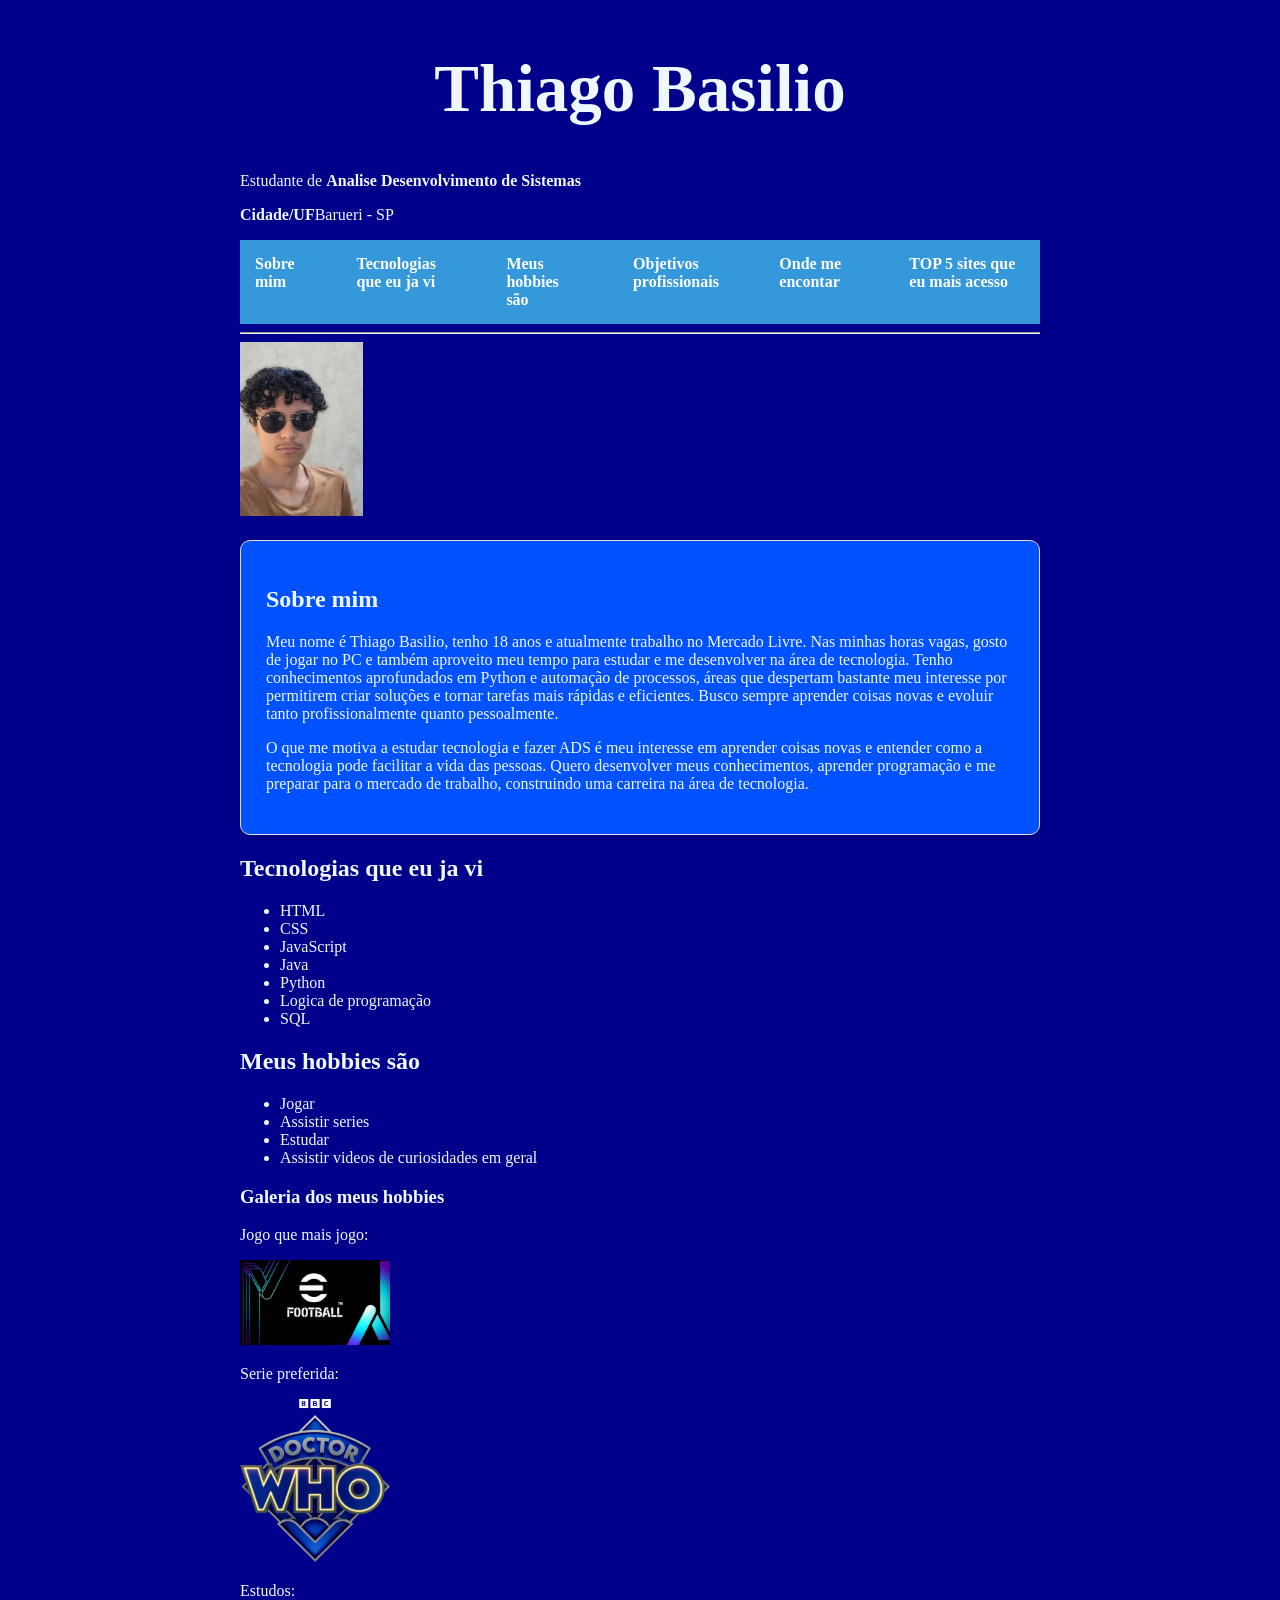
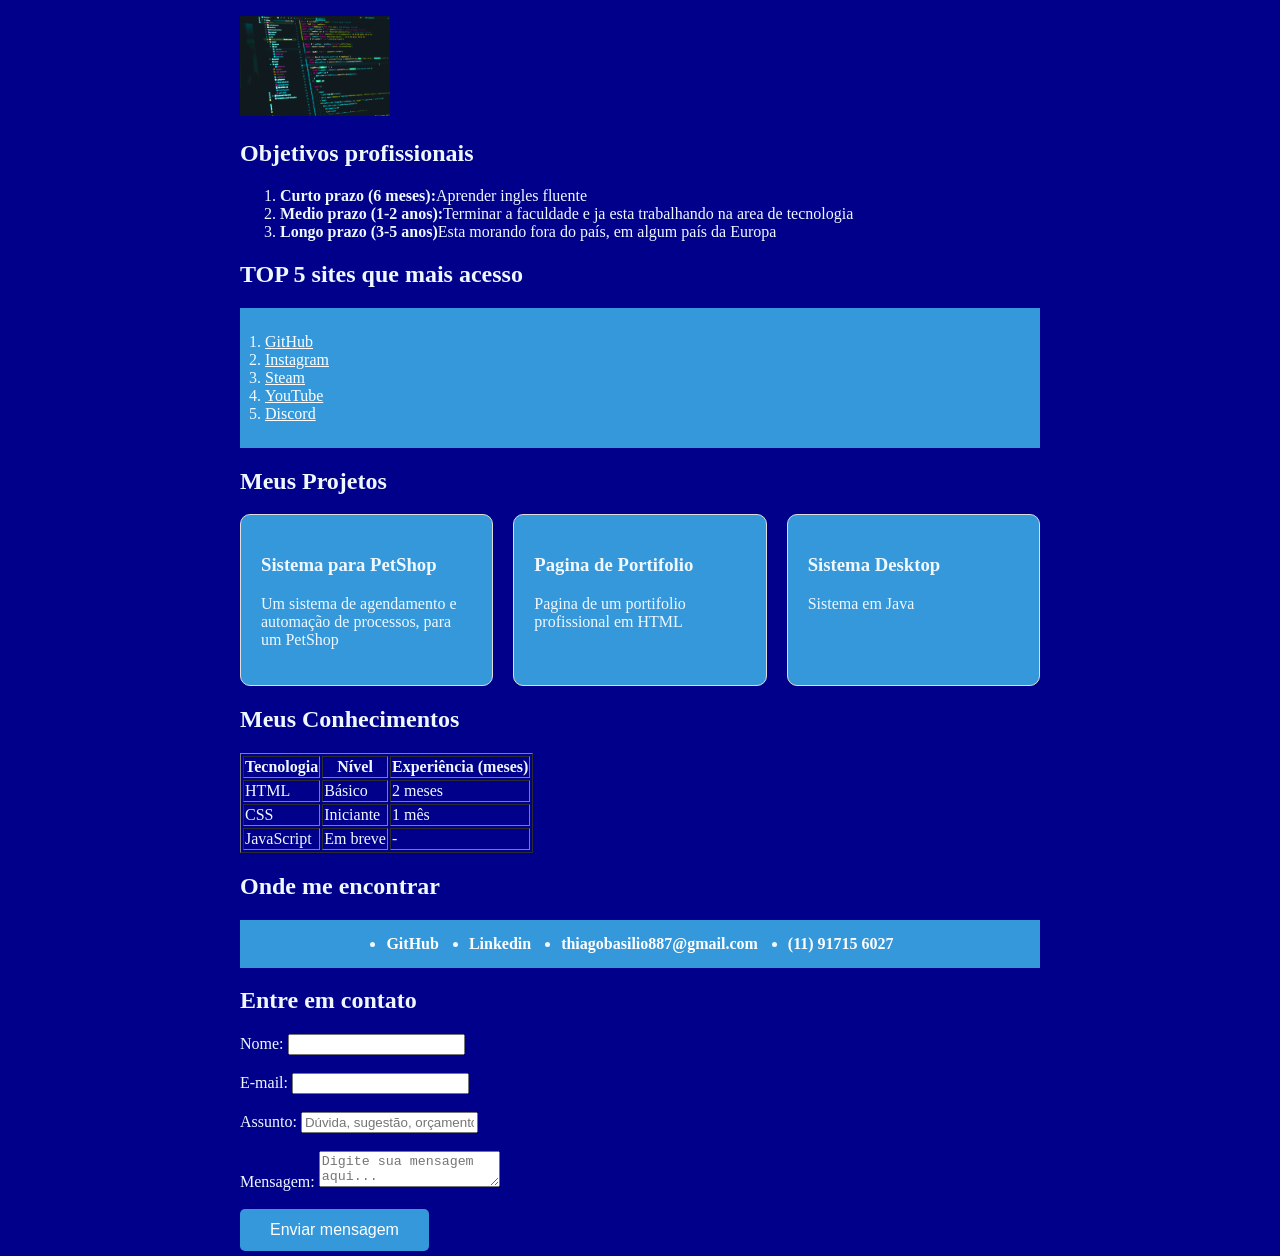
<file: web109/index.html>
<!DOCTYPE html>
<html lang="pt-br">
<head>
    <meta charset="UTF-8">
    <meta name="viewport" content="width=device-width, initial-scale=1.0">
    <title>Perfil - Thiago Basilio</title>
    <link rel="stylesheet" href="style.css">
</head>
<body>

    <header>
    <h1>Thiago Basilio</h1>
    <p>Estudante de <strong>Analise Desenvolvimento de Sistemas</strong></p>
    <p><strong>Cidade/UF</strong>Barueri - SP</p>
    </header>
    <nav class="menu">
        <a href="#Sobremim">Sobre mim</a>
        <br>
        <a href="#Tecnologiasqeujavi">Tecnologias que eu ja vi</a>
        <br>
        <a href="#Meushobbiessão">Meus hobbies são</a>
        <br>
        <a href="#Objetivosprofissionais">Objetivos profissionais</a>
        <br>
        <a href="#Ondemeencontar">Onde me encontar</a>
        <br>
        <a href="#TOP5sitesqueeumaisacesso">TOP 5 sites que eu mais acesso</a>
    </nav>

    <hr>
    <img class="fotominha" width="123px" src="imagens/fotodeperfil.jpeg">
    <section id="Sobremim" class="card">
    <h2>Sobre mim</h2>
    <p>Meu nome é Thiago Basilio, tenho 18 anos e atualmente trabalho no Mercado Livre. Nas minhas horas vagas, gosto de jogar no PC e também aproveito meu tempo para estudar e me desenvolver na área de tecnologia. Tenho conhecimentos aprofundados em Python e automação de processos, áreas que despertam bastante meu interesse por permitirem criar soluções e tornar tarefas mais rápidas e eficientes. Busco sempre aprender coisas novas e evoluir tanto profissionalmente quanto pessoalmente. </p>
    <p>O que me motiva a estudar tecnologia e fazer ADS é meu interesse em aprender coisas novas e entender como a tecnologia pode facilitar a vida das pessoas. Quero desenvolver meus conhecimentos, aprender programação e me preparar para o mercado de trabalho, construindo uma carreira na área de tecnologia.</p>
    </section>

    <section id="Tecnologiasqeujavi">
    <h2>Tecnologias que eu ja vi</h2>
    <ul class="container">
        <li>HTML</li>
        <li>CSS</li>
        <li>JavaScript</li>
        <li>Java</li>
        <li>Python</li>
        <li>Logica de programação</li>
        <li>SQL</li>
    </ul>
    </section>

<section id="Meushobbiessão">
    <h2>Meus hobbies são</h2>
        <ul>
            <li>Jogar</li>
            <li>Assistir series</li>
            <li>Estudar</li>
            <li>Assistir videos de curiosidades em geral</li>
        </ul>
         
        <h3>Galeria dos meus hobbies</h3>
 <p>Jogo que mais jogo:</p>   
<img src="imagens/pes.webp" alt="Pes" width="150">
<p>Serie preferida:</p>
<img src="imagens/doctorwho.webp" alt="Serie Preferida" width="150">
<p>Estudos:</p>
<img src="imagens/estudos.jpg" alt="Estudos" width="150">
</section>

<section id="Objetivosprofissionais">
    <h2>Objetivos profissionais</h2>
   <ol>
        <li><strong>Curto prazo (6 meses):</strong>Aprender ingles fluente</li>
        <li><strong>Medio prazo (1-2 anos):</strong>Terminar a faculdade e ja esta trabalhando na area de tecnologia</li>
        <li><strong>Longo prazo (3-5 anos)</strong>Esta morando fora do país, em algum país da Europa</li>
   </ol>
   </section>

   <section id="TOP5sitesqueeumaisacesso">
    <h2>TOP 5 sites que mais acesso</h2>
    <ol class="site">
        <li><a href="https://github.com/" target="_blank">GitHub</a></li>
        <li><a href="https://www.instagram.com/" target="_blank">Instagram</a></li>
        <li><a href="https://store.steamstatic.com/?l=portuguese" target="_blank">Steam</a></li>
        <li><a href="https://www.youtube.com/" target="_blank">YouTube</a></li>
        <li><a href="https://discord.com/" target="_blank">Discord</a></li>
    </ol>
   </section>
   <section id="projetos">
    <h2>Meus Projetos</h2>
    <div class="projetos-grid">
        <div class="projeto-card">
            <h3>Sistema para PetShop</h3>
            <p>Um sistema de agendamento e automação de processos, para um PetShop</p>
        </div>
        <div class="projeto-card">
            <h3>Pagina de Portifolio</h3>
            <p>Pagina de um portifolio profissional em HTML</p>
        </div>
        <div class="projeto-card">
            <h3>Sistema Desktop</h3>
            <p>Sistema em Java</p>
        </div>
    </div>
</section>

   <section id="conhecimentos">
    <h2>Meus Conhecimentos</h2>
    <table border="1">
        <tr>
            <th>Tecnologia</th>
            <th>Nível</th>
            <th>Experiência (meses)</th>
        </tr>
        <tr>
            <td>HTML</td>
            <td>Básico</td>
            <td>2 meses</td>
        </tr>
        <tr>
            <td>CSS</td>
            <td>Iniciante</td>
            <td>1 mês</td>
        </tr>
        <tr>
            <td>JavaScript</td>
            <td>Em breve</td>
            <td>-</td>
        </tr>
    </table>
</section>

<section id="Ondemeencontar">
    <h2>Onde me encontrar</h2>
    <ul class="contatos">
        <li><a href="https://github.com/thiagobasilio887-sys"
        target="_blank">GitHub</a></li>
        <li><a href="www.linkedin.com/in/thiago-basilio-bba76535a"
        target="_blank">Linkedin</a></li>
        <li><a href="malito:thiagobasilio887@gmail.com">thiagobasilio887@gmail.com</a></li>
        <li><a href="11 917156027">(11) 91715 6027</a></li>
    </ul>
   </section>

<section id="contato-form">
    <h2>Entre em contato</h2>
    
    <form>
        <label for="nomeContato">Nome:</label>
        <input type="text" id="nomeContato" required>
        <br><br>

        <label for="emailContato">E-mail:</label>
        <input type="email" id="emailContato" required>
        <br><br>

        <label for="assunto">Assunto:</label>
        <input type="text" id="assunto" placeholder="Dúvida, sugestão, orçamento...">
        <br><br>

        <label for="mensagemContato">Mensagem:</label>
        <textarea id="mensagemContato" placeholder="Digite sua mensagem aqui..."></textarea>
        <br><br>

        <button type="submit" class="botao">Enviar mensagem</button>
    </form>
</section>
    
</body>
</html>
</file>
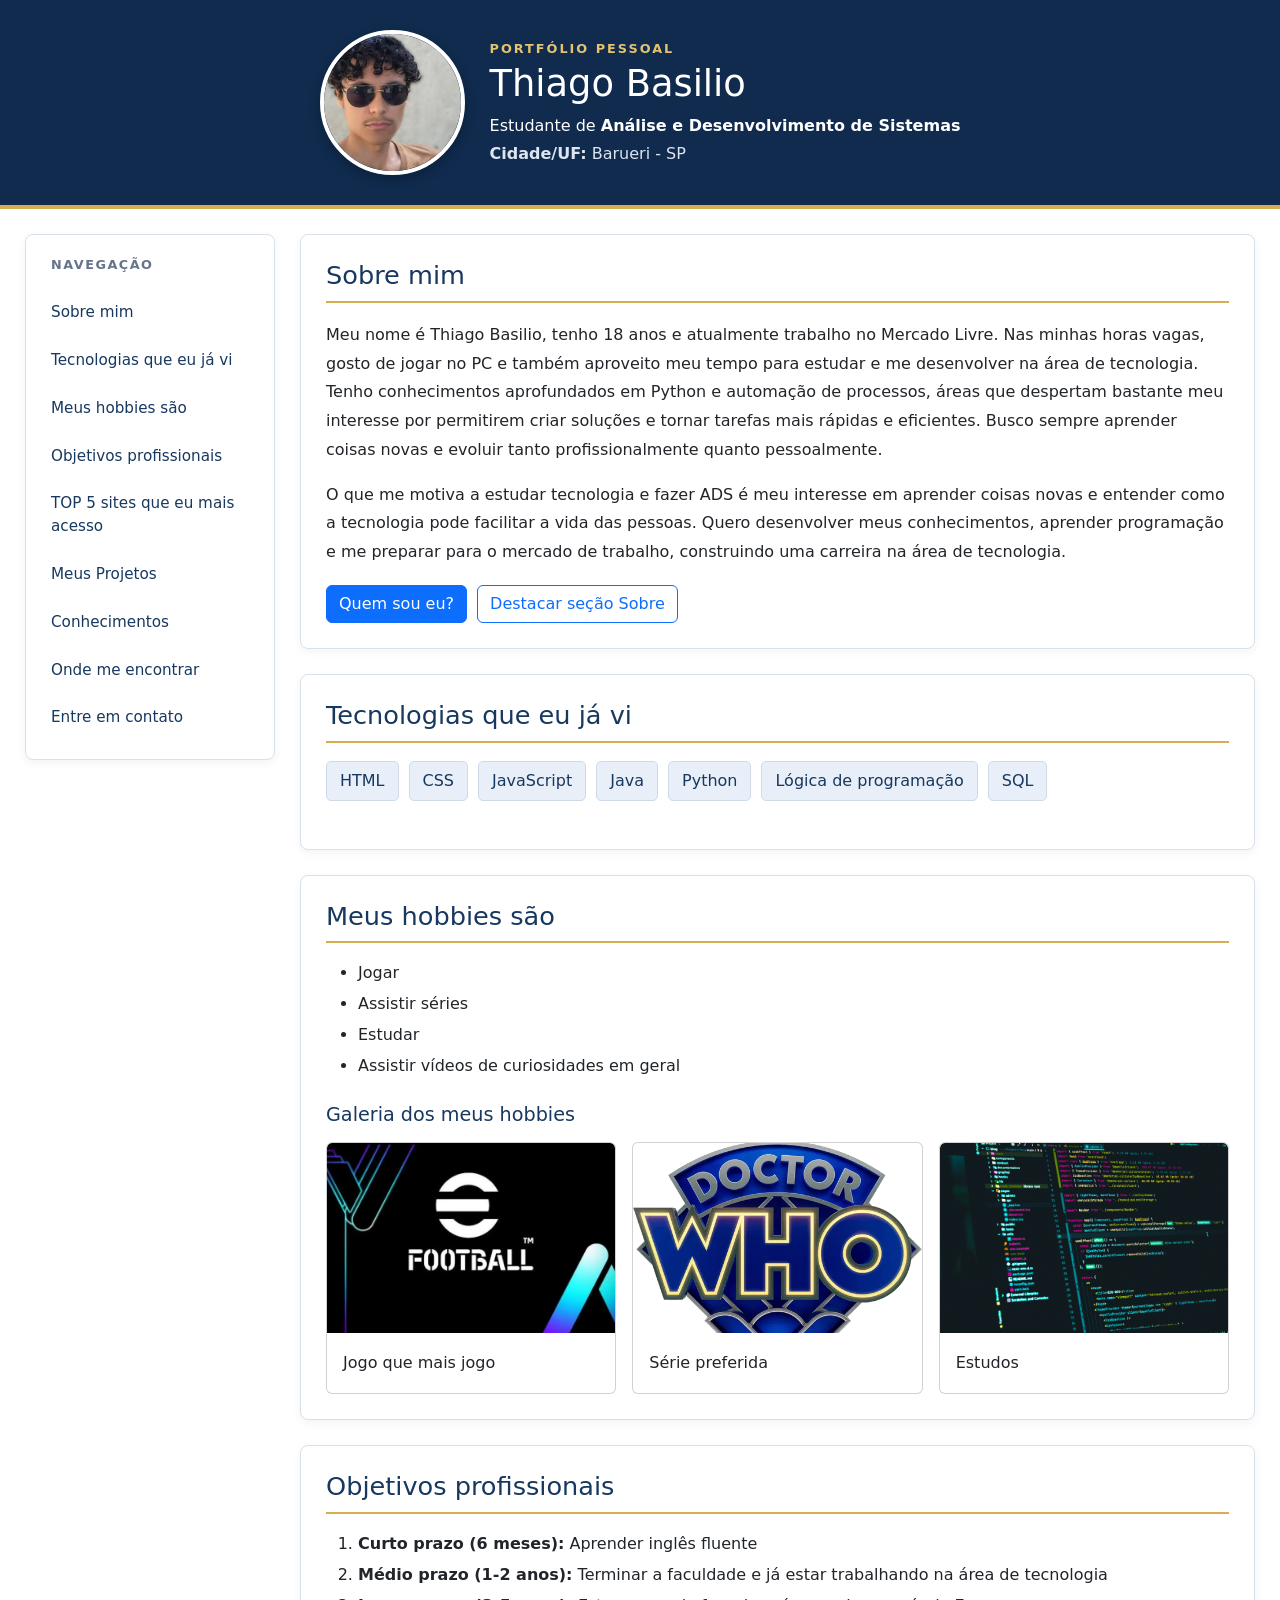
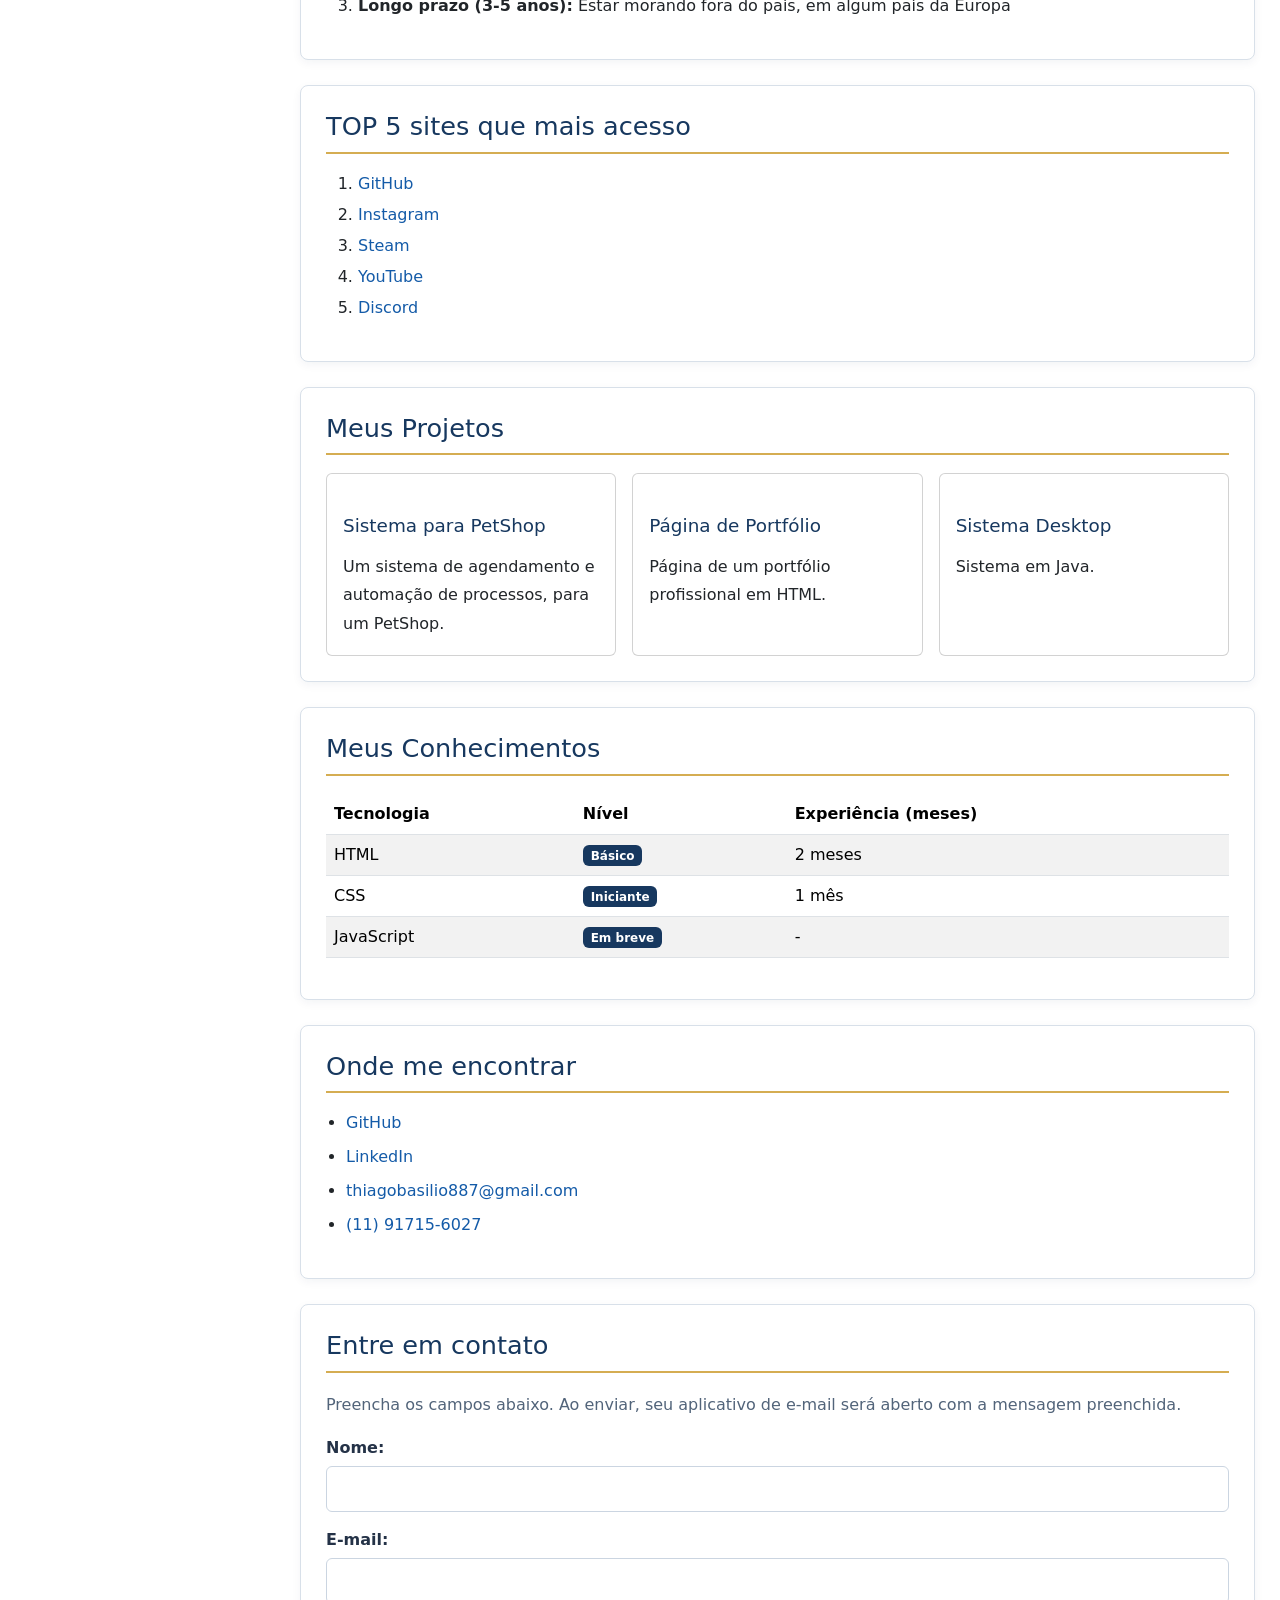
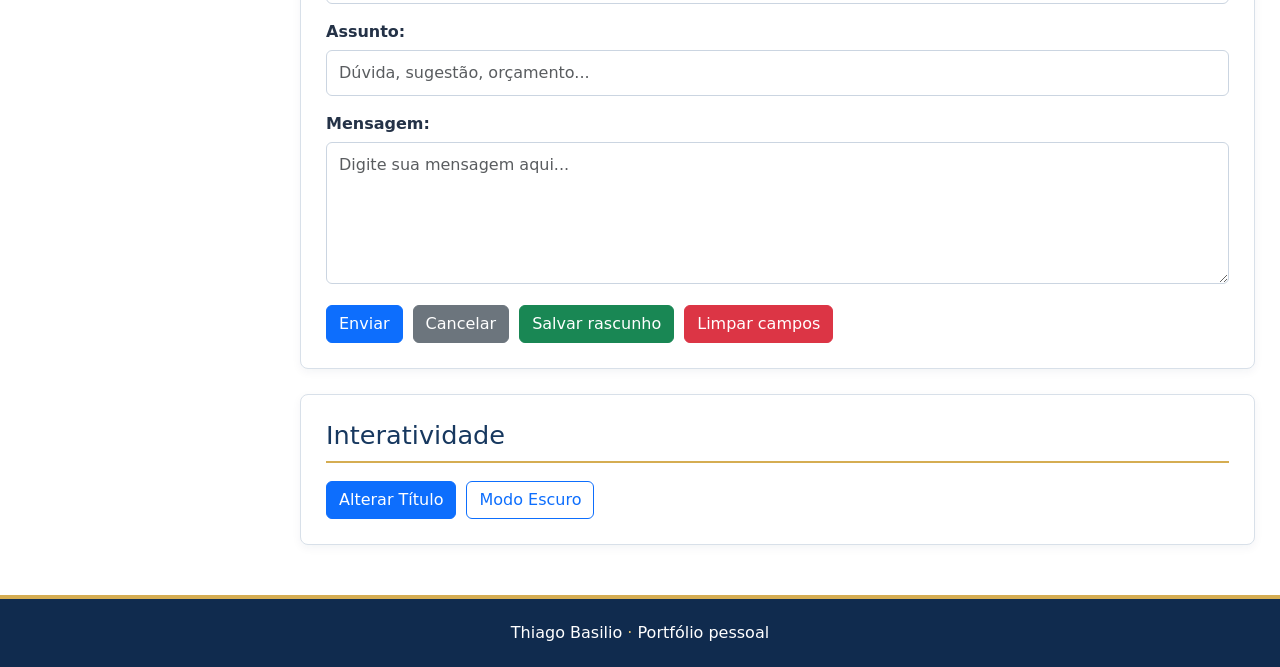
<file: web114/index.html>
<!DOCTYPE html>
<html lang="pt-BR">
<head>
    <meta charset="UTF-8">
    <meta name="viewport" content="width=device-width, initial-scale=1.0">
    <meta name="description" content="Portfólio pessoal de Thiago Basilio, estudante de Análise e Desenvolvimento de Sistemas.">
    <title>Perfil - Thiago Basilio</title>
    <link rel="stylesheet" href="style.css">
    <link href="https://cdn.jsdelivr.net/npm/bootstrap@5.3.3/dist/css/bootstrap.min.css" rel="stylesheet">
</head>
<body>
    <header class="site-header">
        <div class="header-brand">
            <img class="fotominha" src="imagens/fotodeperfil.jpeg" alt="Foto de perfil de Thiago Basilio">
            <div class="header-copy">
                <p class="eyebrow">PORTFÓLIO PESSOAL</p>
                <h1 id="titulo-principal">Thiago Basilio</h1>
                <p>Estudante de <strong>Análise e Desenvolvimento de Sistemas</strong></p>
                <p class="location"><strong>Cidade/UF:</strong> Barueri - SP</p>
            </div>
        </div>
    </header>

    <div class="page-layout">
        <nav class="menu" aria-label="Navegação principal">
            <p class="nav-heading">NAVEGAÇÃO</p>
            <a href="#Sobremim">Sobre mim</a>
            <a href="#Tecnologiasqeujavi">Tecnologias que eu já vi</a>
            <a href="#Meushobbiessão">Meus hobbies são</a>
            <a href="#Objetivosprofissionais">Objetivos profissionais</a>
            <a href="#TOP5sitesqueeumaisacesso">TOP 5 sites que eu mais acesso</a>
            <a href="#projetos">Meus Projetos</a>
            <a href="#conhecimentos">Conhecimentos</a>
            <a href="#Ondemeencontar">Onde me encontrar</a>
            <a href="#contato-form">Entre em contato</a>
        </nav>

        <main class="main-content">
            <section id="Sobremim" class="content-section">
                <h2>Sobre mim</h2>
                <p>Meu nome é Thiago Basilio, tenho 18 anos e atualmente trabalho no Mercado Livre. Nas minhas horas vagas, gosto de jogar no PC e também aproveito meu tempo para estudar e me desenvolver na área de tecnologia. Tenho conhecimentos aprofundados em Python e automação de processos, áreas que despertam bastante meu interesse por permitirem criar soluções e tornar tarefas mais rápidas e eficientes. Busco sempre aprender coisas novas e evoluir tanto profissionalmente quanto pessoalmente.</p>
                <p>O que me motiva a estudar tecnologia e fazer ADS é meu interesse em aprender coisas novas e entender como a tecnologia pode facilitar a vida das pessoas. Quero desenvolver meus conhecimentos, aprender programação e me preparar para o mercado de trabalho, construindo uma carreira na área de tecnologia.</p>

                <div class="portfolio-actions">
                    <button type="button" class="btn btn-primary" onclick="apresentacao()">Quem sou eu?</button>
                    <button type="button" class="btn btn-outline-primary" onclick="destacarSobre()">Destacar seção Sobre</button>
                </div>
            </section>

            <section id="Tecnologiasqeujavi" class="content-section">
                <h2>Tecnologias que eu já vi</h2>
                <ul class="technology-list">
                    <li>HTML</li>
                    <li>CSS</li>
                    <li>JavaScript</li>
                    <li>Java</li>
                    <li>Python</li>
                    <li>Lógica de programação</li>
                    <li>SQL</li>
                </ul>
            </section>

            <section id="Meushobbiessão" class="content-section">
                <h2>Meus hobbies são</h2>
                <ul>
                    <li>Jogar</li>
                    <li>Assistir séries</li>
                    <li>Estudar</li>
                    <li>Assistir vídeos de curiosidades em geral</li>
                </ul>

                <h3>Galeria dos meus hobbies</h3>
                <div class="row g-3 hobby-gallery">
                    <div class="col-6 col-lg-4">
                        <div class="card h-100">
                            <img src="imagens/pes.webp" class="card-img-top hobby-image" alt="Jogo que mais jogo">
                            <div class="card-body">
                                <p class="card-text">Jogo que mais jogo</p>
                            </div>
                        </div>
                    </div>

                    <div class="col-6 col-lg-4">
                        <div class="card h-100">
                            <img src="imagens/doctorwho.webp" class="card-img-top hobby-image" alt="Série preferida">
                            <div class="card-body">
                                <p class="card-text">Série preferida</p>
                            </div>
                        </div>
                    </div>

                    <div class="col-6 col-lg-4">
                        <div class="card h-100">
                            <img src="imagens/estudos.jpg" class="card-img-top hobby-image" alt="Estudos">
                            <div class="card-body">
                                <p class="card-text">Estudos</p>
                            </div>
                        </div>
                    </div>
                </div>
            </section>

            <section id="Objetivosprofissionais" class="content-section">
                <h2>Objetivos profissionais</h2>
                <ol>
                    <li><strong>Curto prazo (6 meses):</strong> Aprender inglês fluente</li>
                    <li><strong>Médio prazo (1-2 anos):</strong> Terminar a faculdade e já estar trabalhando na área de tecnologia</li>
                    <li><strong>Longo prazo (3-5 anos):</strong> Estar morando fora do país, em algum país da Europa</li>
                </ol>
            </section>

            <section id="TOP5sitesqueeumaisacesso" class="content-section">
                <h2>TOP 5 sites que mais acesso</h2>
                <ol class="site-list">
                    <li><a href="https://github.com/" target="_blank" rel="noopener noreferrer">GitHub</a></li>
                    <li><a href="https://www.instagram.com/" target="_blank" rel="noopener noreferrer">Instagram</a></li>
                    <li><a href="https://store.steamstatic.com/?l=portuguese" target="_blank" rel="noopener noreferrer">Steam</a></li>
                    <li><a href="https://www.youtube.com/" target="_blank" rel="noopener noreferrer">YouTube</a></li>
                    <li><a href="https://discord.com/" target="_blank" rel="noopener noreferrer">Discord</a></li>
                </ol>
            </section>

            <section id="projetos" class="content-section">
                <h2>Meus Projetos</h2>
                <div class="row g-3">
                    <div class="col-12 col-md-6 col-xl-4">
                        <article class="card project-card h-100">
                            <div class="card-body">
                                <h3 class="card-title">Sistema para PetShop</h3>
                                <p class="card-text">Um sistema de agendamento e automação de processos, para um PetShop.</p>
                            </div>
                        </article>
                    </div>

                    <div class="col-12 col-md-6 col-xl-4">
                        <article class="card project-card h-100">
                            <div class="card-body">
                                <h3 class="card-title">Página de Portfólio</h3>
                                <p class="card-text">Página de um portfólio profissional em HTML.</p>
                            </div>
                        </article>
                    </div>

                    <div class="col-12 col-md-6 col-xl-4">
                        <article class="card project-card h-100">
                            <div class="card-body">
                                <h3 class="card-title">Sistema Desktop</h3>
                                <p class="card-text">Sistema em Java.</p>
                            </div>
                        </article>
                    </div>
                </div>
            </section>

            <section id="conhecimentos" class="content-section">
                <h2>Meus Conhecimentos</h2>
                <div class="table-responsive">
                    <table class="table table-striped table-hover align-middle knowledge-table">
                        <thead>
                            <tr>
                                <th scope="col">Tecnologia</th>
                                <th scope="col">Nível</th>
                                <th scope="col">Experiência (meses)</th>
                            </tr>
                        </thead>
                        <tbody>
                            <tr>
                                <td>HTML</td>
                                <td><span class="badge level-badge">Básico</span></td>
                                <td>2 meses</td>
                            </tr>
                            <tr>
                                <td>CSS</td>
                                <td><span class="badge level-badge">Iniciante</span></td>
                                <td>1 mês</td>
                            </tr>
                            <tr>
                                <td>JavaScript</td>
                                <td><span class="badge level-badge">Em breve</span></td>
                                <td>-</td>
                            </tr>
                        </tbody>
                    </table>
                </div>
            </section>

            <section id="Ondemeencontar" class="content-section">
                <h2>Onde me encontrar</h2>
                <ul class="contact-list">
                    <li><a href="https://github.com/thiagobasilio887-sys" target="_blank" rel="noopener noreferrer">GitHub</a></li>
                    <li><a href="https://www.linkedin.com/in/thiago-basilio-bba76535a" target="_blank" rel="noopener noreferrer">LinkedIn</a></li>
                    <li><a href="mailto:thiagobasilio887@gmail.com">thiagobasilio887@gmail.com</a></li>
                    <li><a href="tel:11917156027">(11) 91715-6027</a></li>
                </ul>
            </section>

            <section id="contato-form" class="content-section">
                <h2>Entre em contato</h2>
                <p class="form-intro">Preencha os campos abaixo. Ao enviar, seu aplicativo de e-mail será aberto com a mensagem preenchida.</p>

                <div id="formAlert" class="alert d-none" role="status" aria-live="polite"></div>

                <form id="contactForm" class="contact-form" novalidate>
                    <div>
                        <label for="nomeContato" class="form-label">Nome:</label>
                        <input type="text" class="form-control" id="nomeContato" name="nome" autocomplete="name" minlength="3" maxlength="50" required>
                    </div>

                    <div>
                        <label for="emailContato" class="form-label">E-mail:</label>
                        <input type="email" class="form-control" id="emailContato" name="email" autocomplete="email" maxlength="254" required>
                    </div>

                    <div>
                        <label for="assunto" class="form-label">Assunto:</label>
                        <input type="text" class="form-control" id="assunto" name="assunto" placeholder="Dúvida, sugestão, orçamento..." maxlength="100">
                    </div>

                    <div>
                        <label for="mensagemContato" class="form-label">Mensagem:</label>
                        <textarea class="form-control" id="mensagemContato" name="mensagem" rows="5" placeholder="Digite sua mensagem aqui..." minlength="10" maxlength="1000" required></textarea>
                    </div>

                    <div class="form-actions">
                        <button type="submit" class="btn btn-primary">Enviar</button>
                        <button type="reset" class="btn btn-secondary">Cancelar</button>
                        <button type="button" id="saveButton" class="btn btn-success">Salvar rascunho</button>
                        <button type="button" id="clearButton" class="btn btn-danger">Limpar campos</button>
                    </div>
                </form>
            </section>

            <section id="interatividade" class="content-section">
                <h2>Interatividade</h2>
                <div class="portfolio-actions">
                    <button type="button" class="btn btn-primary" onclick="alterarTitulo()">Alterar Título</button>
                    <button type="button" class="btn btn-outline-primary" onclick="modoEscuro()">Modo Escuro</button>
                </div>
            </section>
        </main>
    </div>

    <footer class="site-footer">
        <p>Thiago Basilio <span>·</span> Portfólio pessoal</p>
    </footer>

    <script src="https://cdn.jsdelivr.net/npm/bootstrap@5.3.3/dist/js/bootstrap.bundle.min.js"></script>
    <script src="script.js"></script>
</body>
</html>
</file>
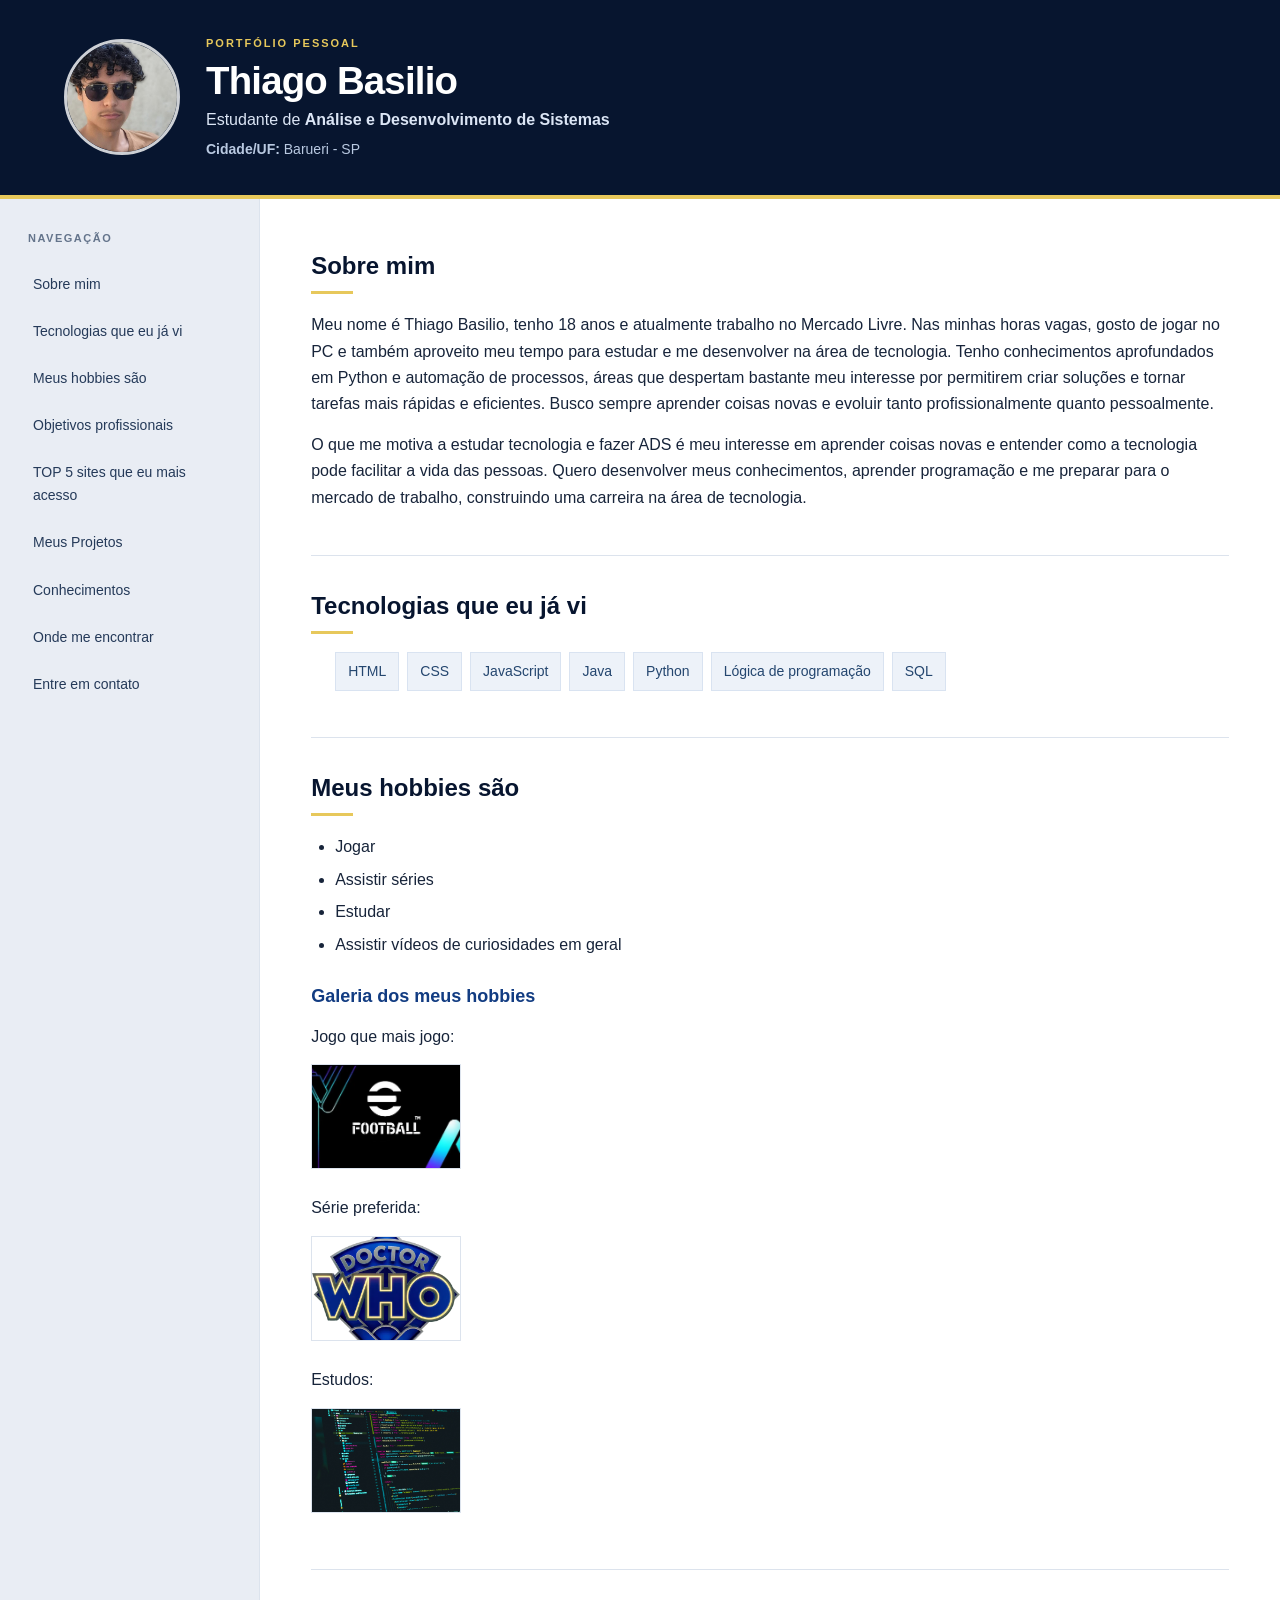
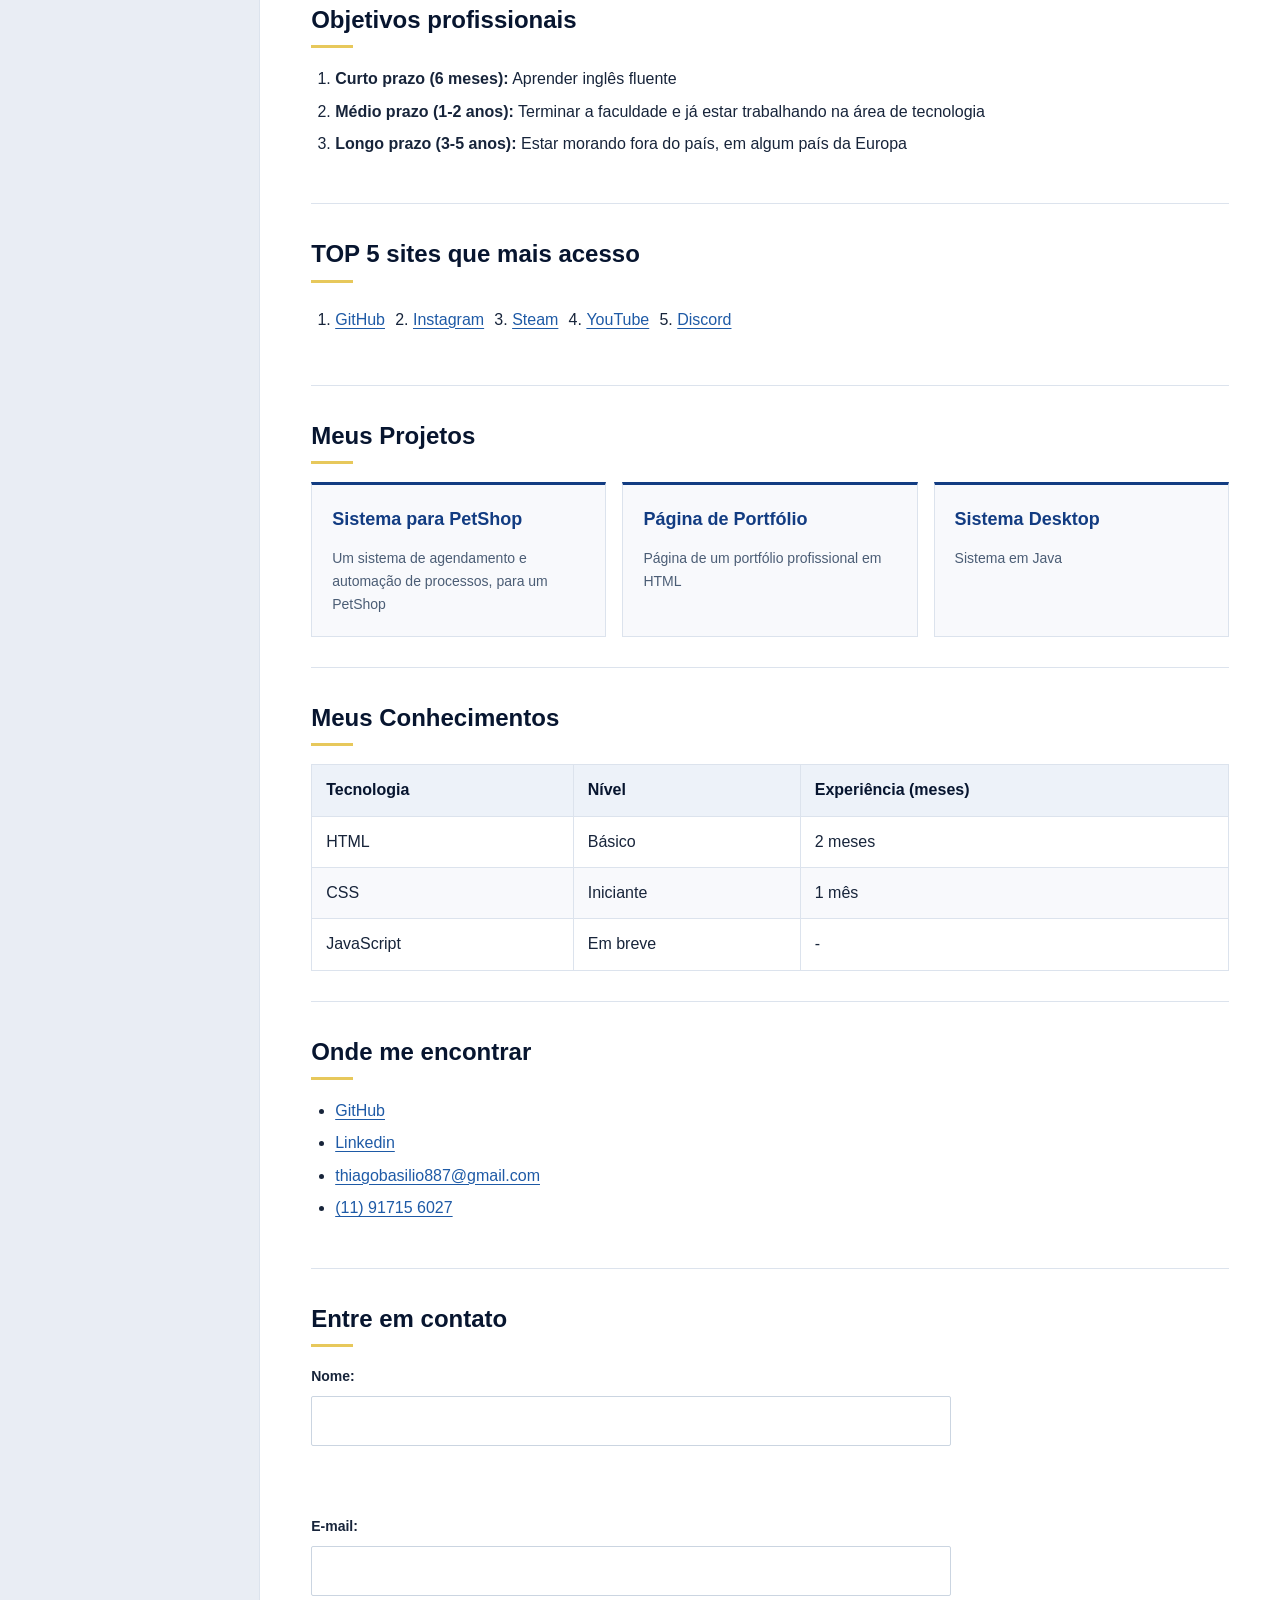
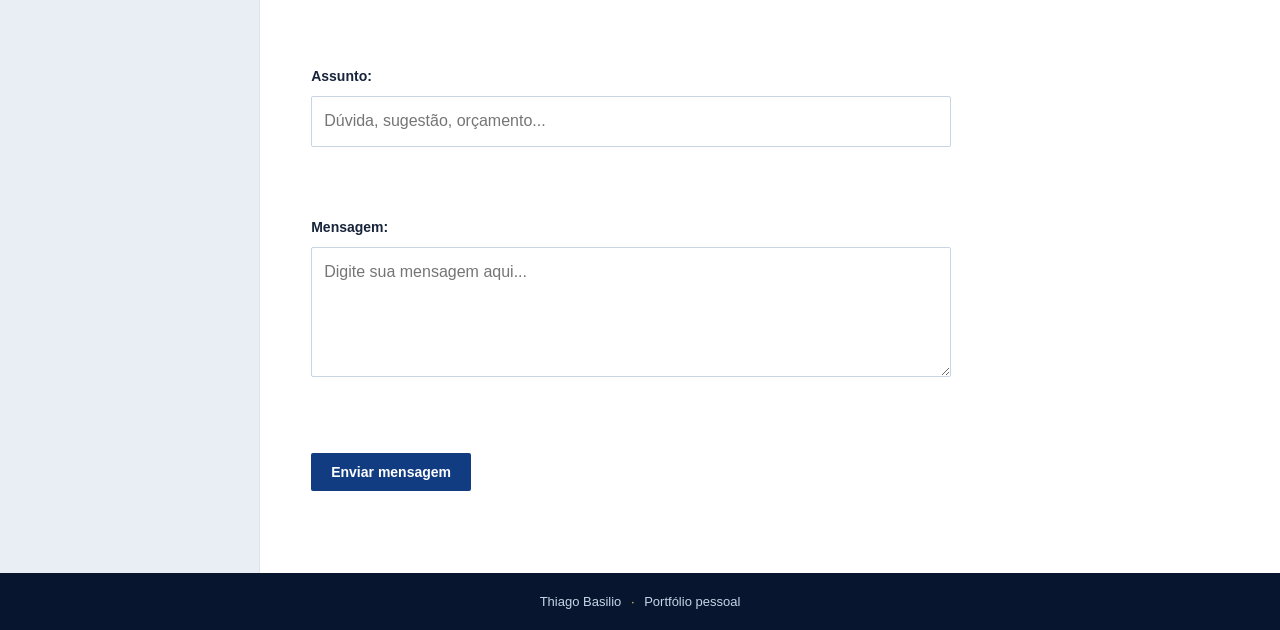
<file: web110/meu site atualizado/index.html>
<!DOCTYPE html>
<html lang="pt-br">
<head>
    <meta charset="UTF-8">
    <meta name="viewport" content="width=device-width, initial-scale=1.0">
    <title>Perfil - Thiago Basilio</title>
    <link rel="stylesheet" href="style.css">
</head>
<body>
    

    <header class="site-header">
        <div class="header-brand">
            <img class="fotominha" src="fotodeperfil.jpeg" alt="Foto de Perfil de Thiago Basilio">
            <div class="header-copy">
                <p class="eyebrow">PORTFÓLIO PESSOAL</p>
                <h1>Thiago Basilio</h1>
                <p>Estudante de <strong>Análise e Desenvolvimento de Sistemas</strong></p>
                <p class="location"><strong>Cidade/UF:</strong> Barueri - SP</p>
            </div>
        </div>
    </header>
    <div class="page-layout">
        <nav class="menu" aria-label="Navegação principal">
            <p class="nav-heading">NAVEGAÇÃO</p>
            <a href="#Sobremim">Sobre mim</a>
            <a href="#Tecnologiasqeujavi">Tecnologias que eu já vi</a>
            <a href="#Meushobbiessão">Meus hobbies são</a>
            <a href="#Objetivosprofissionais">Objetivos profissionais</a>
            <a href="#TOP5sitesqueeumaisacesso">TOP 5 sites que eu mais acesso</a>
            <a href="#projetos">Meus Projetos</a>
            <a href="#conhecimentos">Conhecimentos</a>
            <a href="#Ondemeencontar">Onde me encontrar</a>
            <a href="#contato-form">Entre em contato</a>
        </nav>
        <main class="main-content">
    <section id="Sobremim" class="card">
        <h2>Sobre mim</h2>
        <p>Meu nome é Thiago Basilio, tenho 18 anos e atualmente trabalho no Mercado Livre. Nas minhas horas vagas, gosto de jogar no PC e também aproveito meu tempo para estudar e me desenvolver na área de tecnologia. Tenho conhecimentos aprofundados em Python e automação de processos, áreas que despertam bastante meu interesse por permitirem criar soluções e tornar tarefas mais rápidas e eficientes. Busco sempre aprender coisas novas e evoluir tanto profissionalmente quanto pessoalmente. </p>
        <p>O que me motiva a estudar tecnologia e fazer ADS é meu interesse em aprender coisas novas e entender como a tecnologia pode facilitar a vida das pessoas. Quero desenvolver meus conhecimentos, aprender programação e me preparar para o mercado de trabalho, construindo uma carreira na área de tecnologia.</p>
    </section>

    <section id="Tecnologiasqeujavi">
        <h2>Tecnologias que eu já vi</h2>
        <ul class="container">
            <li>HTML</li>
            <li>CSS</li>
            <li>JavaScript</li>
            <li>Java</li>
            <li>Python</li>
            <li>Lógica de programação</li>
            <li>SQL</li>
        </ul>
    </section>

    <section id="Meushobbiessão">
        <h2>Meus hobbies são</h2>
        <ul>
            <li>Jogar</li>
            <li>Assistir séries</li>
            <li>Estudar</li>
            <li>Assistir vídeos de curiosidades em geral</li>
        </ul>
             
        <h3>Galeria dos meus hobbies</h3>
        <p>Jogo que mais jogo:</p>   
        <img src="pes.webp" alt="Pes" width="150">
        <p>Série preferida:</p>
        <img src="doctorwho.webp" alt="Série Preferida" width="150">
        <p>Estudos:</p>
        <img src="estudos.jpg" alt="Estudos" width="150">
    </section>

    <section id="Objetivosprofissionais">
        <h2>Objetivos profissionais</h2>
        <ol>
            <li><strong>Curto prazo (6 meses):</strong> Aprender inglês fluente</li>
            <li><strong>Médio prazo (1-2 anos):</strong> Terminar a faculdade e já estar trabalhando na área de tecnologia</li>
            <li><strong>Longo prazo (3-5 anos):</strong> Estar morando fora do país, em algum país da Europa</li>
        </ol>
    </section>

    <section id="TOP5sitesqueeumaisacesso">
        <h2>TOP 5 sites que mais acesso</h2>
        <ol class="site">
            <li><a href="https://github.com/" target="_blank">GitHub</a></li>
            <li><a href="https://www.instagram.com/" target="_blank">Instagram</a></li>
            <li><a href="https://store.steamstatic.com/?l=portuguese" target="_blank">Steam</a></li>
            <li><a href="https://www.youtube.com/" target="_blank">YouTube</a></li>
            <li><a href="https://discord.com/" target="_blank">Discord</a></li>
        </ol>
    </section>

    <section id="projetos">
        <h2>Meus Projetos</h2>
        <div class="projetos-grid">
            <div class="projeto-card">
                <h3>Sistema para PetShop</h3>
                <p>Um sistema de agendamento e automação de processos, para um PetShop</p>
            </div>
            <div class="projeto-card">
                <h3>Página de Portfólio</h3>
                <p>Página de um portfólio profissional em HTML</p>
            </div>
            <div class="projeto-card">
                <h3>Sistema Desktop</h3>
                <p>Sistema em Java</p>
            </div>
        </div>
    </section>

    <section id="conhecimentos">
        <h2>Meus Conhecimentos</h2>
        <table border="1">
            <thead>
                <tr>
                    <th>Tecnologia</th>
                    <th>Nível</th>
                    <th>Experiência (meses)</th>
                </tr>
            </thead>
            <tbody>
                <tr>
                    <td>HTML</td>
                    <td>Básico</td>
                    <td>2 meses</td>
                </tr>
                <tr>
                    <td>CSS</td>
                    <td>Iniciante</td>
                    <td>1 mês</td>
                </tr>
                <tr>
                    <td>JavaScript</td>
                    <td>Em breve</td>
                    <td>-</td>
                </tr>
            </tbody>
        </table>
    </section>

    <section id="Ondemeencontar">
        <h2>Onde me encontrar</h2>
        <ul class="contatos">
            <li><a href="https://github.com/thiagobasilio887-sys" target="_blank">GitHub</a></li>
            <li><a href="https://www.linkedin.com/in/thiago-basilio-bba76535a" target="_blank">Linkedin</a></li>
            <li><a href="mailto:thiagobasilio887@gmail.com">thiagobasilio887@gmail.com</a></li>
            <li><a href="tel:11917156027">(11) 91715 6027</a></li>
        </ul>
    </section>

    <section id="contato-form">
        <h2>Entre em contato</h2>
        <form>
            <label for="nomeContato">Nome:</label>
            <input type="text" id="nomeContato" required>
            <br><br>

            <label for="emailContato">E-mail:</label>
            <input type="email" id="emailContato" required>
            <br><br>

            <label for="assunto">Assunto:</label>
            <input type="text" id="assunto" placeholder="Dúvida, sugestão, orçamento...">
            <br><br>

            <label for="mensagemContato">Mensagem:</label>
            <textarea id="mensagemContato" placeholder="Digite sua mensagem aqui..."></textarea>
            <br><br>

            <button type="submit" class="botao">Enviar mensagem</button>
        </form>
    </section>
    
        </main>
    </div>
    <footer class="site-footer"><p>Thiago Basilio <span>·</span> Portfólio pessoal</p></footer>

</body>
</html>
</file>
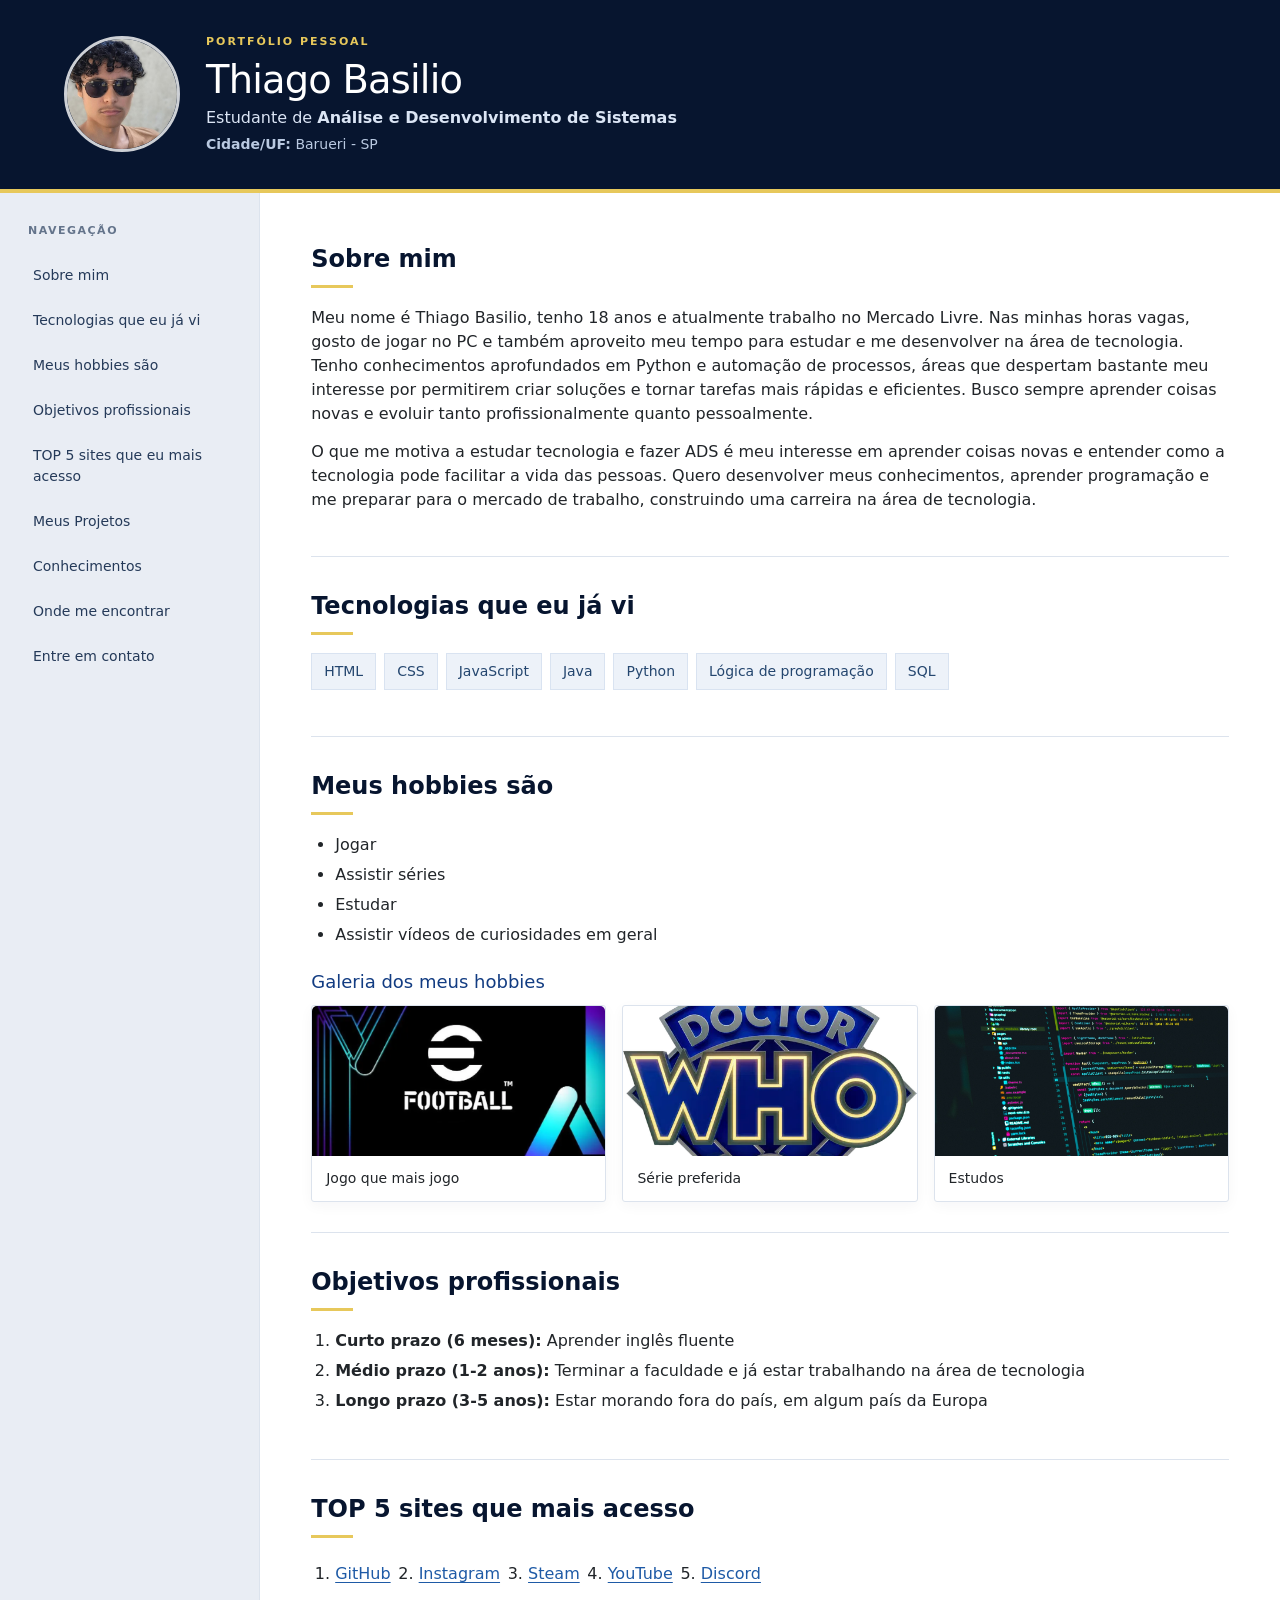
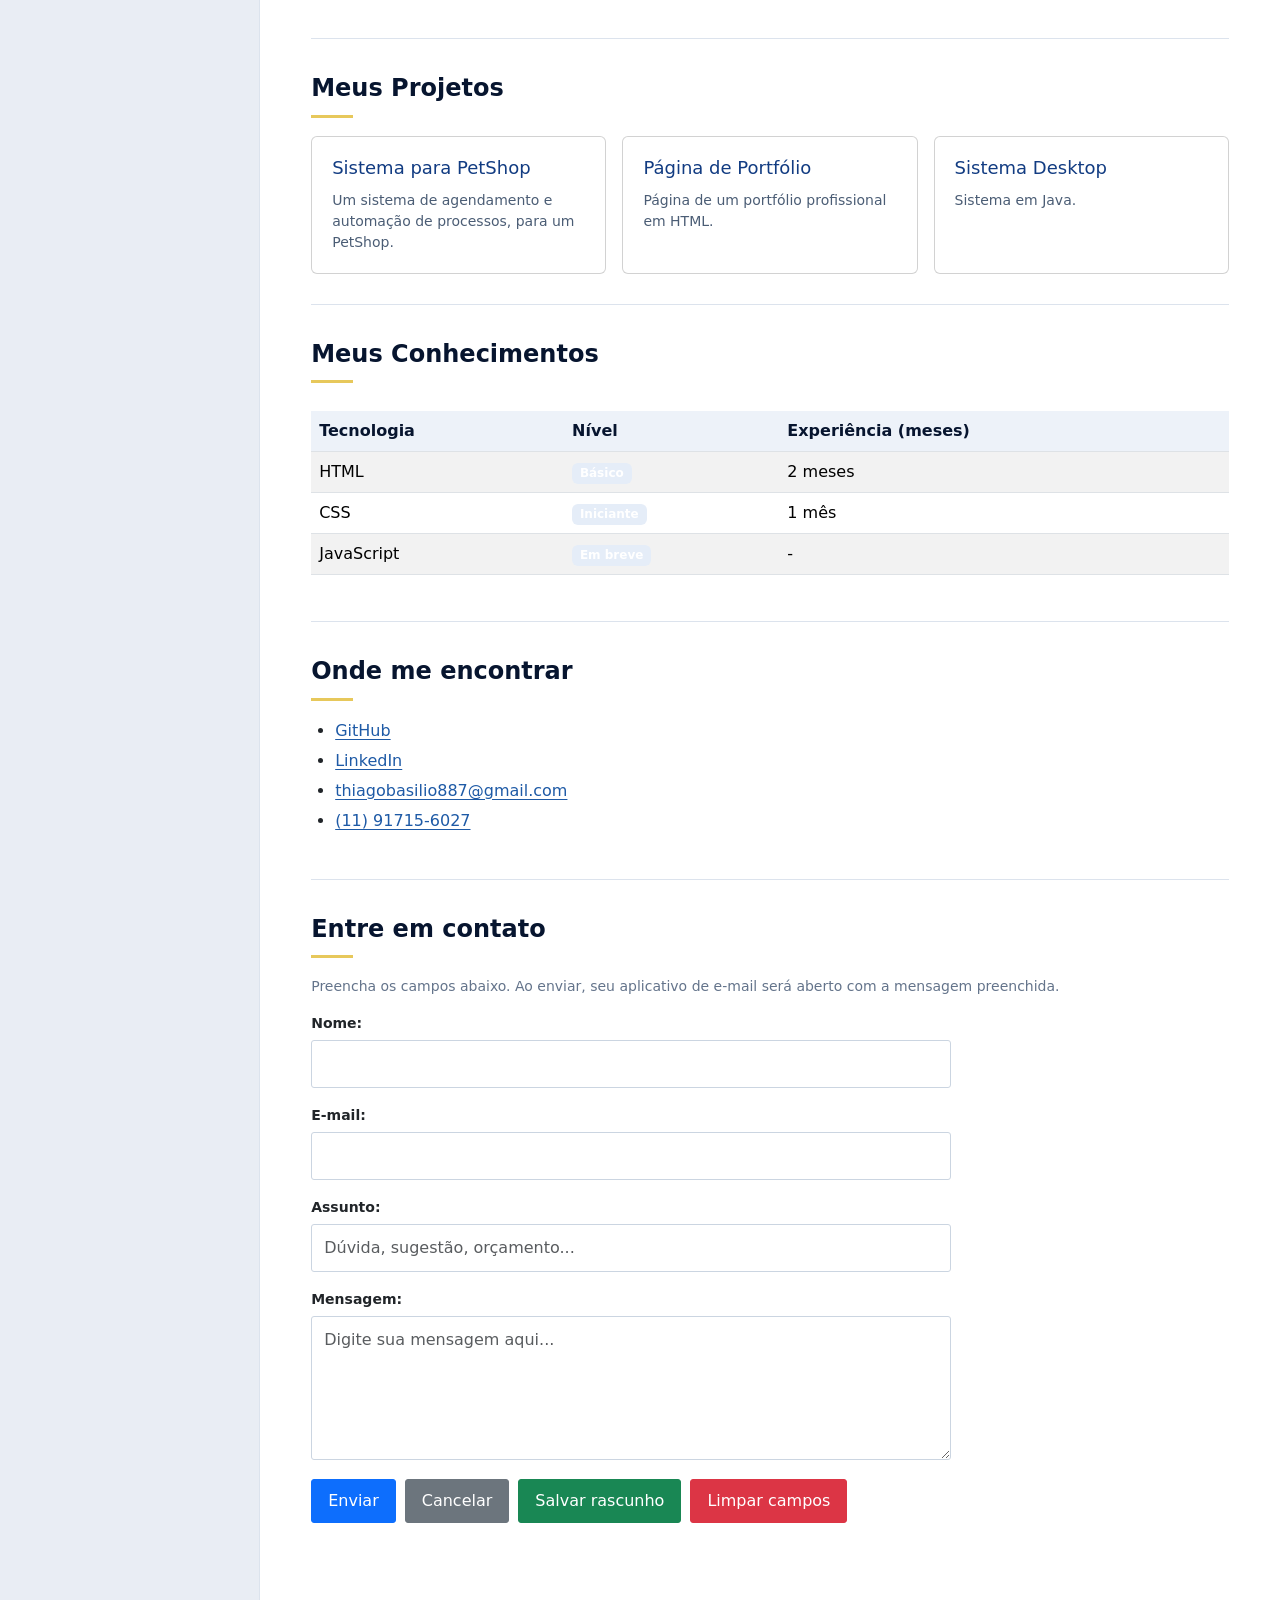
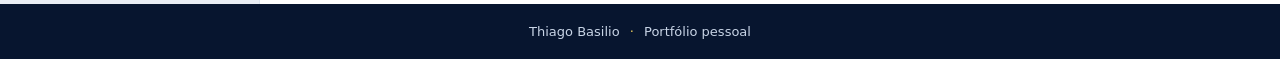
<file: web112/meu site atualizado/index.html>
<!DOCTYPE html>
<html lang="pt-BR">
<head>
    <meta charset="UTF-8">
    <meta name="viewport" content="width=device-width, initial-scale=1.0">
    <meta name="description" content="Portfólio pessoal de Thiago Basilio, estudante de Análise e Desenvolvimento de Sistemas.">
    <title>Perfil - Thiago Basilio</title>
    <link rel="stylesheet" href="style.css">
    <link href="https://cdn.jsdelivr.net/npm/bootstrap@5.3.3/dist/css/bootstrap.min.css" rel="stylesheet">
</head>
<body> 
    <header class="site-header">
        <div class="header-brand">
            <img class="fotominha" src="fotodeperfil.jpeg" alt="Foto de perfil de Thiago Basilio">
            <div class="header-copy">
                <p class="eyebrow">PORTFÓLIO PESSOAL</p>
                <h1>Thiago Basilio</h1>
                <p>Estudante de <strong>Análise e Desenvolvimento de Sistemas</strong></p>
                <p class="location"><strong>Cidade/UF:</strong> Barueri - SP</p>
            </div>
        </div>
    </header>

    <div class="page-layout">
        <nav class="menu" aria-label="Navegação principal">
            <p class="nav-heading">NAVEGAÇÃO</p>
            <a href="#Sobremim">Sobre mim</a>
            <a href="#Tecnologiasqeujavi">Tecnologias que eu já vi</a>
            <a href="#Meushobbiessão">Meus hobbies são</a>
            <a href="#Objetivosprofissionais">Objetivos profissionais</a>
            <a href="#TOP5sitesqueeumaisacesso">TOP 5 sites que eu mais acesso</a>
            <a href="#projetos">Meus Projetos</a>
            <a href="#conhecimentos">Conhecimentos</a>
            <a href="#Ondemeencontar">Onde me encontrar</a>
            <a href="#contato-form">Entre em contato</a>
        </nav>

        <main class="main-content">
            <section id="Sobremim" class="content-section">
                <h2>Sobre mim</h2>
                <p>Meu nome é Thiago Basilio, tenho 18 anos e atualmente trabalho no Mercado Livre. Nas minhas horas vagas, gosto de jogar no PC e também aproveito meu tempo para estudar e me desenvolver na área de tecnologia. Tenho conhecimentos aprofundados em Python e automação de processos, áreas que despertam bastante meu interesse por permitirem criar soluções e tornar tarefas mais rápidas e eficientes. Busco sempre aprender coisas novas e evoluir tanto profissionalmente quanto pessoalmente.</p>
                <p>O que me motiva a estudar tecnologia e fazer ADS é meu interesse em aprender coisas novas e entender como a tecnologia pode facilitar a vida das pessoas. Quero desenvolver meus conhecimentos, aprender programação e me preparar para o mercado de trabalho, construindo uma carreira na área de tecnologia.</p>
            </section>

            <section id="Tecnologiasqeujavi" class="content-section">
                <h2>Tecnologias que eu já vi</h2>
                <ul class="technology-list">
                    <li>HTML</li><li>CSS</li><li>JavaScript</li><li>Java</li>
                    <li>Python</li><li>Lógica de programação</li><li>SQL</li>
                </ul>
            </section>

            <section id="Meushobbiessão" class="content-section">
                <h2>Meus hobbies são</h2>
                <ul>
                    <li>Jogar</li>
                    <li>Assistir séries</li>
                    <li>Estudar</li>
                    <li>Assistir vídeos de curiosidades em geral</li>
                </ul>

                <h3>Galeria dos meus hobbies</h3>
                <div class="row g-3 hobby-gallery">
                    <div class="col-6 col-lg-4">
                        <div class="card h-100">
                            <img src="pes.webp" class="card-img-top hobby-image" alt="Jogo que mais jogo">
                            <div class="card-body"><p class="card-text">Jogo que mais jogo</p></div>
                        </div>
                    </div>
                    <div class="col-6 col-lg-4">
                        <div class="card h-100">
                            <img src="doctorwho.webp" class="card-img-top hobby-image" alt="Série preferida">
                            <div class="card-body"><p class="card-text">Série preferida</p></div>
                        </div>
                    </div>
                    <div class="col-6 col-lg-4">
                        <div class="card h-100">
                            <img src="estudos.jpg" class="card-img-top hobby-image" alt="Estudos">
                            <div class="card-body"><p class="card-text">Estudos</p></div>
                        </div>
                    </div>
                </div>
            </section>

            <section id="Objetivosprofissionais" class="content-section">
                <h2>Objetivos profissionais</h2>
                <ol>
                    <li><strong>Curto prazo (6 meses):</strong> Aprender inglês fluente</li>
                    <li><strong>Médio prazo (1-2 anos):</strong> Terminar a faculdade e já estar trabalhando na área de tecnologia</li>
                    <li><strong>Longo prazo (3-5 anos):</strong> Estar morando fora do país, em algum país da Europa</li>
                </ol>
            </section>

            <section id="TOP5sitesqueeumaisacesso" class="content-section">
                <h2>TOP 5 sites que mais acesso</h2>
                <ol class="site-list">
                    <li><a href="https://github.com/" target="_blank" rel="noopener noreferrer">GitHub</a></li>
                    <li><a href="https://www.instagram.com/" target="_blank" rel="noopener noreferrer">Instagram</a></li>
                    <li><a href="https://store.steamstatic.com/?l=portuguese" target="_blank" rel="noopener noreferrer">Steam</a></li>
                    <li><a href="https://www.youtube.com/" target="_blank" rel="noopener noreferrer">YouTube</a></li>
                    <li><a href="https://discord.com/" target="_blank" rel="noopener noreferrer">Discord</a></li>
                </ol>
            </section>

            <section id="projetos" class="content-section">
                <h2>Meus Projetos</h2>
                <div class="row g-3">
                    <div class="col-12 col-md-6 col-xl-4">
                        <article class="card project-card h-100">
                            <div class="card-body">
                                <h3 class="card-title">Sistema para PetShop</h3>
                                <p class="card-text">Um sistema de agendamento e automação de processos, para um PetShop.</p>
                            </div>
                        </article>
                    </div>
                    <div class="col-12 col-md-6 col-xl-4">
                        <article class="card project-card h-100">
                            <div class="card-body">
                                <h3 class="card-title">Página de Portfólio</h3>
                                <p class="card-text">Página de um portfólio profissional em HTML.</p>
                            </div>
                        </article>
                    </div>
                    <div class="col-12 col-md-6 col-xl-4">
                        <article class="card project-card h-100">
                            <div class="card-body">
                                <h3 class="card-title">Sistema Desktop</h3>
                                <p class="card-text">Sistema em Java.</p>
                            </div>
                        </article>
                    </div>
                </div>
            </section>

            <section id="conhecimentos" class="content-section">
                <h2>Meus Conhecimentos</h2>
                <div class="table-responsive">
                    <table class="table table-striped table-hover align-middle knowledge-table">
                        <thead>
                            <tr><th scope="col">Tecnologia</th><th scope="col">Nível</th><th scope="col">Experiência (meses)</th></tr>
                        </thead>
                        <tbody>
                            <tr><td>HTML</td><td><span class="badge level-badge">Básico</span></td><td>2 meses</td></tr>
                            <tr><td>CSS</td><td><span class="badge level-badge">Iniciante</span></td><td>1 mês</td></tr>
                            <tr><td>JavaScript</td><td><span class="badge level-badge">Em breve</span></td><td>-</td></tr>
                        </tbody>
                    </table>
                </div>
            </section>

            <section id="Ondemeencontar" class="content-section">
                <h2>Onde me encontrar</h2>
                <ul class="contact-list">
                    <li><a href="https://github.com/thiagobasilio887-sys" target="_blank" rel="noopener noreferrer">GitHub</a></li>
                    <li><a href="https://www.linkedin.com/in/thiago-basilio-bba76535a" target="_blank" rel="noopener noreferrer">LinkedIn</a></li>
                    <li><a href="mailto:thiagobasilio887@gmail.com">thiagobasilio887@gmail.com</a></li>
                    <li><a href="tel:11917156027">(11) 91715-6027</a></li>
                </ul>
            </section>

            <section id="contato-form" class="content-section">
                <h2>Entre em contato</h2>
                <p class="form-intro">Preencha os campos abaixo. Ao enviar, seu aplicativo de e-mail será aberto com a mensagem preenchida.</p>
                <div id="formAlert" class="alert alert-success d-none" role="status" aria-live="polite"></div>
                <form id="contactForm" class="contact-form">
                    <div>
                        <label for="nomeContato" class="form-label">Nome:</label>
                        <input type="text" class="form-control" id="nomeContato" name="nome" autocomplete="name" required>
                    </div>
                    <div>
                        <label for="emailContato" class="form-label">E-mail:</label>
                        <input type="email" class="form-control" id="emailContato" name="email" autocomplete="email" required>
                    </div>
                    <div>
                        <label for="assunto" class="form-label">Assunto:</label>
                        <input type="text" class="form-control" id="assunto" name="assunto" placeholder="Dúvida, sugestão, orçamento...">
                    </div>
                    <div>
                        <label for="mensagemContato" class="form-label">Mensagem:</label>
                        <textarea class="form-control" id="mensagemContato" name="mensagem" rows="5" placeholder="Digite sua mensagem aqui..." required></textarea>
                    </div>
                    <div class="form-actions">
                        <button type="submit" class="btn btn-primary">Enviar</button>
                        <button type="reset" class="btn btn-secondary">Cancelar</button>
                        <button type="button" id="saveButton" class="btn btn-success">Salvar rascunho</button>
                        <button type="button" id="clearButton" class="btn btn-danger">Limpar campos</button>
                    </div>
                </form>
            </section>
        </main>
    </div>

    <footer class="site-footer">
        <p>Thiago Basilio <span>·</span> Portfólio pessoal</p>
    </footer>

    <script src="https://cdn.jsdelivr.net/npm/bootstrap@5.3.3/dist/js/bootstrap.bundle.min.js"></script>
    <script>
        const contactForm = document.getElementById('contactForm');
        const formAlert = document.getElementById('formAlert');
        const fields = ['nomeContato', 'emailContato', 'assunto', 'mensagemContato'];

        function showAlert(message, type = 'success') {
            formAlert.className = `alert alert-${type}`;
            formAlert.textContent = message;
        }

        contactForm.addEventListener('submit', function (event) {
            event.preventDefault();
            if (!contactForm.reportValidity()) return;

            const nome = document.getElementById('nomeContato').value.trim();
            const email = document.getElementById('emailContato').value.trim();
            const assunto = document.getElementById('assunto').value.trim() || 'Contato pelo portfólio';
            const mensagem = document.getElementById('mensagemContato').value.trim();
            const corpo = `Nome: ${nome}\nE-mail: ${email}\n\nMensagem:\n${mensagem}`;
            showAlert('Seu aplicativo de e-mail será aberto para você concluir o envio.', 'success');
            window.location.href = `mailto:thiagobasilio887@gmail.com?subject=${encodeURIComponent(assunto)}&body=${encodeURIComponent(corpo)}`;
        });

        document.getElementById('saveButton').addEventListener('click', function () {
            const draft = {};
            fields.forEach(id => draft[id] = document.getElementById(id).value);
            try {
                localStorage.setItem('thiagoPortfolioContactDraft', JSON.stringify(draft));
                showAlert('Rascunho salvo neste navegador.', 'success');
            } catch (error) {
                showAlert('Não foi possível salvar o rascunho neste navegador.', 'warning');
            }
        });

        document.getElementById('clearButton').addEventListener('click', function () {
            contactForm.reset();
            showAlert('Os campos foram limpos.', 'warning');
        });

        contactForm.addEventListener('reset', function () {
            window.setTimeout(() => {
                formAlert.className = 'alert d-none';
                formAlert.textContent = '';
            }, 0);
        });
try {
            const savedDraft = localStorage.getItem('thiagoPortfolioContactDraft');
            if (savedDraft) {
                const draft = JSON.parse(savedDraft);
                fields.forEach(id => {
                    if (typeof draft[id] === 'string') document.getElementById(id).value = draft[id];
                });
            }
        } catch (error) {
        }
    </script>
</body>
</html>
</file>
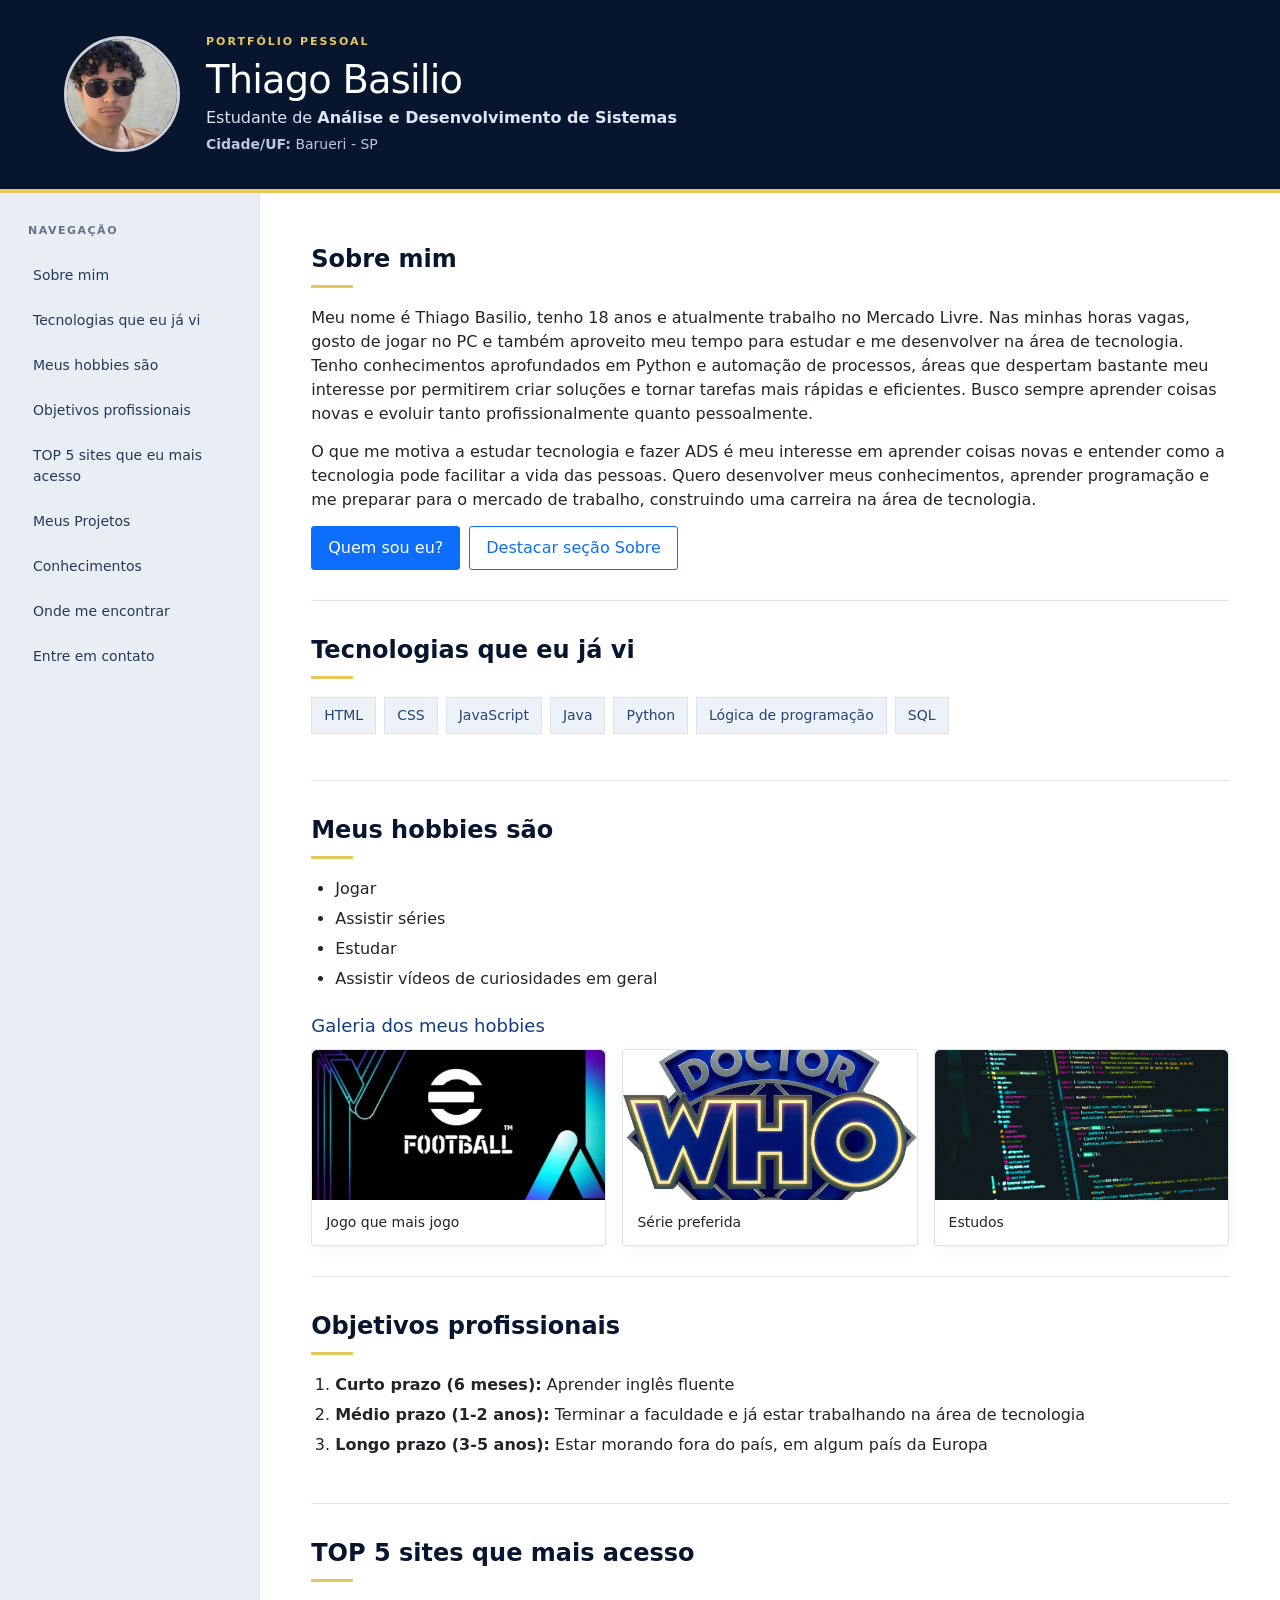
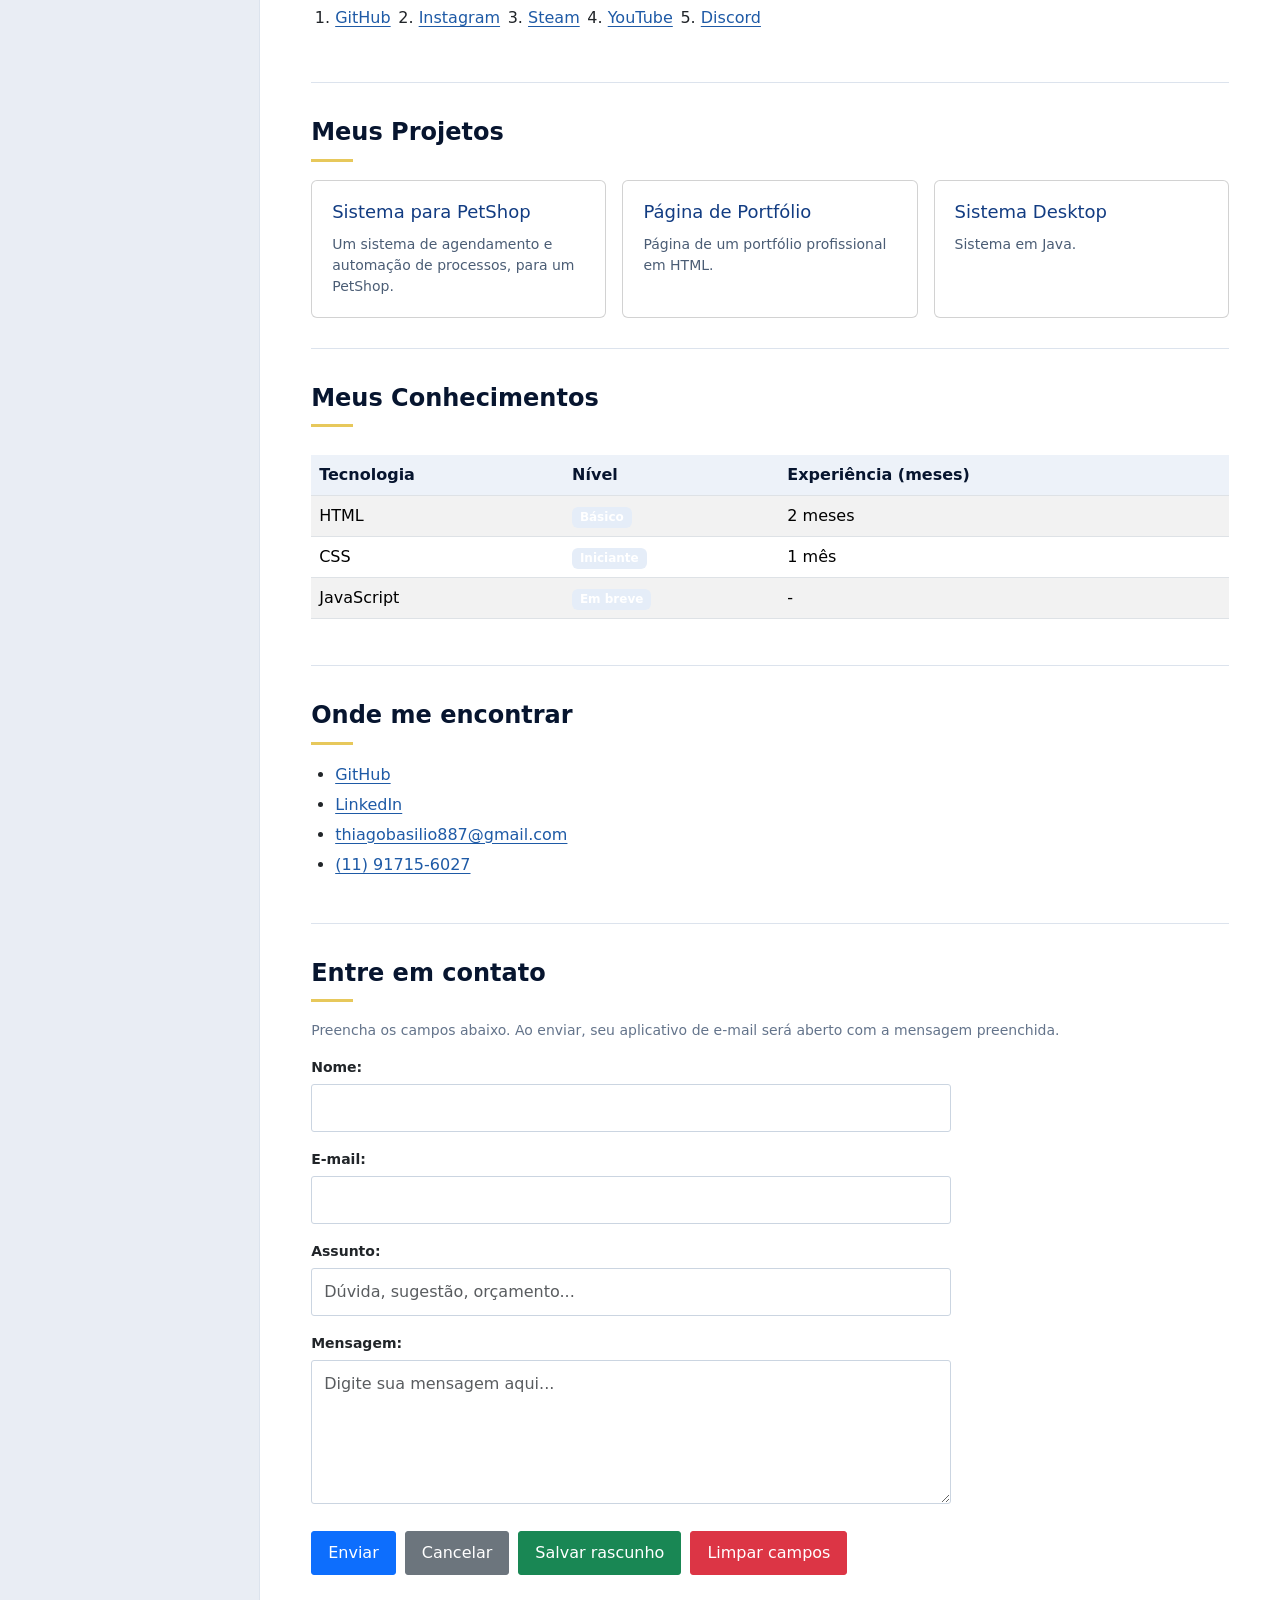
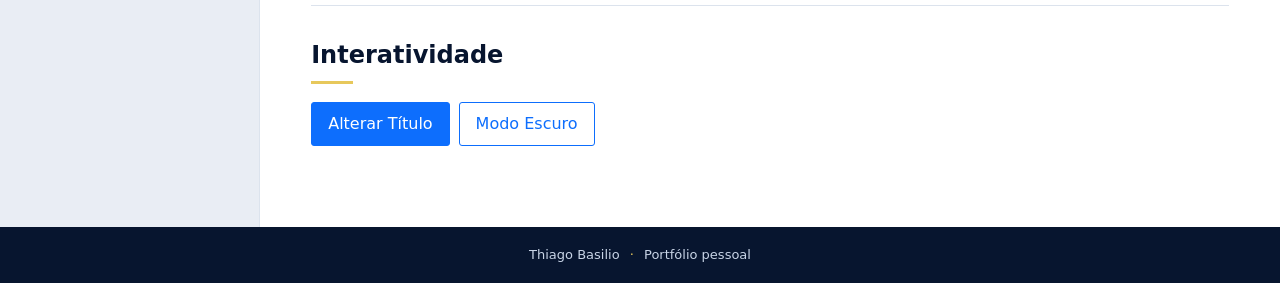
<file: web113/portifolio/index.html>
<!DOCTYPE html>
<html lang="pt-BR">
<head>
    <meta charset="UTF-8">
    <meta name="viewport" content="width=device-width, initial-scale=1.0">
    <meta name="description" content="Portfólio pessoal de Thiago Basilio, estudante de Análise e Desenvolvimento de Sistemas.">
    <title>Perfil - Thiago Basilio</title>
    <link rel="stylesheet" href="style.css">
    <link href="https://cdn.jsdelivr.net/npm/bootstrap@5.3.3/dist/css/bootstrap.min.css" rel="stylesheet">
</head>
<body>
    <header class="site-header">
        <div class="header-brand">
            <img class="fotominha" src="imagens/fotodeperfil.jpeg" alt="Foto de perfil de Thiago Basilio">
            <div class="header-copy">
                <p class="eyebrow">PORTFÓLIO PESSOAL</p>
                <h1 id="titulo-principal">Thiago Basilio</h1>
                <p>Estudante de <strong>Análise e Desenvolvimento de Sistemas</strong></p>
                <p class="location"><strong>Cidade/UF:</strong> Barueri - SP</p>
            </div>
        </div>
    </header>

    <div class="page-layout">
        <nav class="menu" aria-label="Navegação principal">
            <p class="nav-heading">NAVEGAÇÃO</p>
            <a href="#Sobremim">Sobre mim</a>
            <a href="#Tecnologiasqeujavi">Tecnologias que eu já vi</a>
            <a href="#Meushobbiessão">Meus hobbies são</a>
            <a href="#Objetivosprofissionais">Objetivos profissionais</a>
            <a href="#TOP5sitesqueeumaisacesso">TOP 5 sites que eu mais acesso</a>
            <a href="#projetos">Meus Projetos</a>
            <a href="#conhecimentos">Conhecimentos</a>
            <a href="#Ondemeencontar">Onde me encontrar</a>
            <a href="#contato-form">Entre em contato</a>
        </nav>

        <main class="main-content">
            <section id="Sobremim" class="content-section">
                <h2>Sobre mim</h2>
                <p>Meu nome é Thiago Basilio, tenho 18 anos e atualmente trabalho no Mercado Livre. Nas minhas horas vagas, gosto de jogar no PC e também aproveito meu tempo para estudar e me desenvolver na área de tecnologia. Tenho conhecimentos aprofundados em Python e automação de processos, áreas que despertam bastante meu interesse por permitirem criar soluções e tornar tarefas mais rápidas e eficientes. Busco sempre aprender coisas novas e evoluir tanto profissionalmente quanto pessoalmente.</p>
                <p>O que me motiva a estudar tecnologia e fazer ADS é meu interesse em aprender coisas novas e entender como a tecnologia pode facilitar a vida das pessoas. Quero desenvolver meus conhecimentos, aprender programação e me preparar para o mercado de trabalho, construindo uma carreira na área de tecnologia.</p>
                <div class="portfolio-actions">
                    <button type="button" class="btn btn-primary" onclick="apresentacao()">Quem sou eu?</button>
                    <button type="button" class="btn btn-outline-primary" onclick="destacarSobre()">Destacar seção Sobre</button>
                </div>
            </section>

            <section id="Tecnologiasqeujavi" class="content-section">
                <h2>Tecnologias que eu já vi</h2>
                <ul class="technology-list">
                    <li>HTML</li><li>CSS</li><li>JavaScript</li><li>Java</li>
                    <li>Python</li><li>Lógica de programação</li><li>SQL</li>
                </ul>
            </section>

            <section id="Meushobbiessão" class="content-section">
                <h2>Meus hobbies são</h2>
                <ul>
                    <li>Jogar</li>
                    <li>Assistir séries</li>
                    <li>Estudar</li>
                    <li>Assistir vídeos de curiosidades em geral</li>
                </ul>

                <h3>Galeria dos meus hobbies</h3>
                <div class="row g-3 hobby-gallery">
                    <div class="col-6 col-lg-4">
                        <div class="card h-100">
                            <img src="imagens/pes.webp" class="card-img-top hobby-image" alt="Jogo que mais jogo">
                            <div class="card-body"><p class="card-text">Jogo que mais jogo</p></div>
                        </div>
                    </div>
                    <div class="col-6 col-lg-4">
                        <div class="card h-100">
                            <img src="imagens/doctorwho.webp" class="card-img-top hobby-image" alt="Série preferida">
                            <div class="card-body"><p class="card-text">Série preferida</p></div>
                        </div>
                    </div>
                    <div class="col-6 col-lg-4">
                        <div class="card h-100">
                            <img src="imagens/estudos.jpg" class="card-img-top hobby-image" alt="Estudos">
                            <div class="card-body"><p class="card-text">Estudos</p></div>
                        </div>
                    </div>
                </div>
            </section>

            <section id="Objetivosprofissionais" class="content-section">
                <h2>Objetivos profissionais</h2>
                <ol>
                    <li><strong>Curto prazo (6 meses):</strong> Aprender inglês fluente</li>
                    <li><strong>Médio prazo (1-2 anos):</strong> Terminar a faculdade e já estar trabalhando na área de tecnologia</li>
                    <li><strong>Longo prazo (3-5 anos):</strong> Estar morando fora do país, em algum país da Europa</li>
                </ol>
            </section>

            <section id="TOP5sitesqueeumaisacesso" class="content-section">
                <h2>TOP 5 sites que mais acesso</h2>
                <ol class="site-list">
                    <li><a href="https://github.com/" target="_blank" rel="noopener noreferrer">GitHub</a></li>
                    <li><a href="https://www.instagram.com/" target="_blank" rel="noopener noreferrer">Instagram</a></li>
                    <li><a href="https://store.steamstatic.com/?l=portuguese" target="_blank" rel="noopener noreferrer">Steam</a></li>
                    <li><a href="https://www.youtube.com/" target="_blank" rel="noopener noreferrer">YouTube</a></li>
                    <li><a href="https://discord.com/" target="_blank" rel="noopener noreferrer">Discord</a></li>
                </ol>
            </section>

            <section id="projetos" class="content-section">
                <h2>Meus Projetos</h2>
                <div class="row g-3">
                    <div class="col-12 col-md-6 col-xl-4">
                        <article class="card project-card h-100">
                            <div class="card-body">
                                <h3 class="card-title">Sistema para PetShop</h3>
                                <p class="card-text">Um sistema de agendamento e automação de processos, para um PetShop.</p>
                            </div>
                        </article>
                    </div>
                    <div class="col-12 col-md-6 col-xl-4">
                        <article class="card project-card h-100">
                            <div class="card-body">
                                <h3 class="card-title">Página de Portfólio</h3>
                                <p class="card-text">Página de um portfólio profissional em HTML.</p>
                            </div>
                        </article>
                    </div>
                    <div class="col-12 col-md-6 col-xl-4">
                        <article class="card project-card h-100">
                            <div class="card-body">
                                <h3 class="card-title">Sistema Desktop</h3>
                                <p class="card-text">Sistema em Java.</p>
                            </div>
                        </article>
                    </div>
                </div>
            </section>

            <section id="conhecimentos" class="content-section">
                <h2>Meus Conhecimentos</h2>
                <div class="table-responsive">
                    <table class="table table-striped table-hover align-middle knowledge-table">
                        <thead>
                            <tr><th scope="col">Tecnologia</th><th scope="col">Nível</th><th scope="col">Experiência (meses)</th></tr>
                        </thead>
                        <tbody>
                            <tr><td>HTML</td><td><span class="badge level-badge">Básico</span></td><td>2 meses</td></tr>
                            <tr><td>CSS</td><td><span class="badge level-badge">Iniciante</span></td><td>1 mês</td></tr>
                            <tr><td>JavaScript</td><td><span class="badge level-badge">Em breve</span></td><td>-</td></tr>
                        </tbody>
                    </table>
                </div>
            </section>

            <section id="Ondemeencontar" class="content-section">
                <h2>Onde me encontrar</h2>
                <ul class="contact-list">
                    <li><a href="https://github.com/thiagobasilio887-sys" target="_blank" rel="noopener noreferrer">GitHub</a></li>
                    <li><a href="https://www.linkedin.com/in/thiago-basilio-bba76535a" target="_blank" rel="noopener noreferrer">LinkedIn</a></li>
                    <li><a href="mailto:thiagobasilio887@gmail.com">thiagobasilio887@gmail.com</a></li>
                    <li><a href="tel:11917156027">(11) 91715-6027</a></li>
                </ul>
            </section>

            <section id="contato-form" class="content-section">
                <h2>Entre em contato</h2>
                <p class="form-intro">Preencha os campos abaixo. Ao enviar, seu aplicativo de e-mail será aberto com a mensagem preenchida.</p>
                <div id="formAlert" class="alert alert-success d-none" role="status" aria-live="polite"></div>
                <form id="contactForm" class="contact-form">
                    <div>
                        <label for="nomeContato" class="form-label">Nome:</label>
                        <input type="text" class="form-control" id="nomeContato" name="nome" autocomplete="name" required>
                    </div>
                    <div>
                        <label for="emailContato" class="form-label">E-mail:</label>
                        <input type="email" class="form-control" id="emailContato" name="email" autocomplete="email" required>
                    </div>
                    <div>
                        <label for="assunto" class="form-label">Assunto:</label>
                        <input type="text" class="form-control" id="assunto" name="assunto" placeholder="Dúvida, sugestão, orçamento...">
                    </div>
                    <div>
                        <label for="mensagemContato" class="form-label">Mensagem:</label>
                        <textarea class="form-control" id="mensagemContato" name="mensagem" rows="5" placeholder="Digite sua mensagem aqui..." required></textarea>
                    </div>
                    <div class="form-actions">
                        <button type="submit" class="btn btn-primary">Enviar</button>
                        <button type="reset" class="btn btn-secondary">Cancelar</button>
                        <button type="button" id="saveButton" class="btn btn-success">Salvar rascunho</button>
                        <button type="button" id="clearButton" class="btn btn-danger">Limpar campos</button>
                    </div>
                </form>
            </section>

            <section id="interatividade" class="content-section">
                <h2>Interatividade</h2>
                <div class="portfolio-actions">
                    <button type="button" class="btn btn-primary" onclick="alterarTitulo()">Alterar Título</button>
                    <button type="button" class="btn btn-outline-primary" onclick="modoEscuro()">Modo Escuro</button>
                </div>
            </section>
        </main>
    </div>

    <footer class="site-footer">
        <p>Thiago Basilio <span>·</span> Portfólio pessoal</p>
    </footer>

    <script src="https://cdn.jsdelivr.net/npm/bootstrap@5.3.3/dist/js/bootstrap.bundle.min.js"></script>
    <script src="script.js"></script>
</body>
</html>
</file>
<file: web109/style.css>
body{
   background-color: darkblue;
   color: aliceblue;
   padding: 5px;           
   max-width: 800px;        
   margin: 0 auto; 
}
h1{
    text-align: center;
    font-size: 67px;
}
.card {
    background-color: #0051ff;
    border: 1px solid #E0E0E0;
    border-radius: 10px;
    padding: 25px;
    margin: 20px 0;
    box-shadow: 0 2px 8px rgba(0, 0, 0, 0.08);
}
.botao {
    background-color: #3498DB;
    color: #FFFFFF;
    border: none;
    border-radius: 5px;
    padding: 12px 30px;
    font-size: 16px;
    cursor: pointer;
}
.container {
    display: flex;
    flex-direction: column;
}
.menu {
    display: flex;
    justify-content: center;
    gap: 30px;
    background-color: #3498DB;
    padding: 15px;
}
.menu a {
    color: white;
    text-decoration: none;
    font-weight: bold;
}
.contatos {
    display: flex;
    justify-content: center;
    gap: 30px;
    background-color: #3498DB;
    padding: 15px;
}
.contatos a {
    color: white;
    text-decoration: none;
    font-weight: bold;
}
nav {
    display: flex;
    justify-content: center;
    gap: 25px;
    background-color: #2C3E50;
    padding: 15px;
}

nav a {
    color: white;
    text-decoration: none;
    font-weight: bold;
}
.site {
    display: flexbox;
    justify-content: center;
    gap: 30px;
    background-color: #3498DB;
    padding: 25px;
} 
.site a {
    color: #FFFFFF;
}
.projetos-grid {
    display: flex;
    gap: 20px;
    flex-wrap: wrap;
}

.projeto-card {
    background-color: #3498DB;
    border: 1px solid #DDD;
    border-radius: 10px;
    padding: 20px;
    flex: 1;          
    min-width: 200px;  
}
</file>
<file: web114/style.css>
* {
    box-sizing: border-box;
}

html {
    scroll-behavior: smooth;
}

body {
    margin: 0;
    background-color: #eef2f7;
    color: #243247;
    font-family: Arial, sans-serif;
    line-height: 1.6;
}

/* Cabeçalho */
.site-header {
    width: 100%;
    padding: 30px 5%;
    background-color: #102b4e;
    color: #ffffff;
    border-bottom: 4px solid #d5ad52;
}

.header-brand {
    display: flex;
    align-items: center;
    justify-content: center;
    gap: 25px;
    max-width: 1200px;
    margin: 0 auto;
}

.fotominha {
    width: 145px;
    height: 145px;
    object-fit: cover;
    border-radius: 50%;
    border: 4px solid #ffffff;
    box-shadow: 0 4px 12px rgba(0, 0, 0, 0.25);
}

.header-copy h1 {
    margin: 0 0 8px;
    font-size: 2.3rem;
    color: #ffffff;
}

.header-copy p {
    margin: 4px 0;
}

.eyebrow {
    color: #e3c36f;
    font-size: 0.8rem;
    font-weight: bold;
    letter-spacing: 2px;
}

.location {
    color: #dce5f0;
}

.page-layout {
    display: grid;
    grid-template-columns: 250px minmax(0, 1fr);
    gap: 25px;
    max-width: 1500px;
    margin: 25px auto;
    padding: 0 25px;
    align-items: start;
}

.menu {
    display: flex;
    flex-direction: column;
    gap: 5px;
    padding: 20px 15px;
    background-color: #ffffff;
    border: 1px solid #d8e0e9;
    border-radius: 8px;
    box-shadow: 0 3px 10px rgba(20, 43, 70, 0.06);
    position: sticky;
    top: 20px;
}

.nav-heading {
    margin: 0 10px 12px;
    color: #64748b;
    font-size: 0.8rem;
    font-weight: bold;
    letter-spacing: 1.5px;
}

.menu a {
    display: block;
    padding: 10px;
    color: #17385f;
    text-decoration: none;
    border-radius: 5px;
    font-size: 0.95rem;
    transition: background-color 0.2s, color 0.2s;
}

.menu a:hover {
    background-color: #e8eff8;
    color: #0d6efd;
}

.main-content {
    min-width: 0;
}

.content-section {
    margin-bottom: 25px;
    padding: 25px;
    background-color: #ffffff;
    border: 1px solid #d8e0e9;
    border-radius: 8px;
    box-shadow: 0 3px 10px rgba(20, 43, 70, 0.05);
    scroll-margin-top: 20px;
}

.content-section h2 {
    margin: 0 0 18px;
    padding-bottom: 10px;
    color: #17385f;
    font-size: 1.6rem;
    border-bottom: 2px solid #d5ad52;
}

.content-section h3 {
    margin-top: 25px;
    margin-bottom: 15px;
    color: #17385f;
    font-size: 1.2rem;
}

.content-section p {
    line-height: 1.8;
}

.content-section li {
    margin-bottom: 7px;
}

.portfolio-actions {
    display: flex;
    flex-wrap: wrap;
    gap: 10px;
    margin-top: 18px;
}

.technology-list {
    display: flex;
    flex-wrap: wrap;
    gap: 10px;
    padding: 0;
    list-style: none;
}

.technology-list li {
    padding: 7px 13px;
    color: #17385f;
    background-color: #e8eff8;
    border: 1px solid #cfdae9;
    border-radius: 5px;
}

.site-list a,
.contact-list a {
    color: #145ba8;
    text-decoration: none;
}

.site-list a:hover,
.contact-list a:hover {
    text-decoration: underline;
}

.contact-list {
    padding-left: 20px;
}

.contact-list li {
    margin-bottom: 10px;
}

.hobby-image {
    width: 100%;
    height: 190px;
    object-fit: cover;
}

.card {
    color: #243247;
    border-color: #d8e0e9;
    border-radius: 7px;
    overflow: hidden;
}

.card-body {
    padding: 18px;
}

.project-card {
    height: 100%;
    background-color: #ffffff;
}

.project-card .card-title {
    color: #17385f;
    font-size: 1.15rem;
}

.level-badge {
    background-color: #17385f;
    color: #ffffff;
    font-weight: normal;
}

.form-intro {
    color: #52647a;
}

.contact-form {
    display: flex;
    flex-direction: column;
    gap: 16px;
}

.contact-form label {
    display: block;
    margin-bottom: 6px;
    font-weight: bold;
    color: #243247;
}

.contact-form .form-control {
    padding: 10px 12px;
    border-color: #cbd5e1;
}

.contact-form .form-control:focus {
    border-color: #497db8;
    box-shadow: 0 0 0 0.2rem rgba(73, 125, 184, 0.18);
}

.form-actions {
    display: flex;
    flex-wrap: wrap;
    gap: 10px;
    margin-top: 5px;
}

#formAlert {
    margin-bottom: 18px;
}

.site-footer {
    padding: 22px;
    background-color: #102b4e;
    color: #ffffff;
    text-align: center;
    border-top: 4px solid #d5ad52;
}

.site-footer p {
    margin: 0;
}

.site-footer span {
    color: #e3c36f;
}

body.dark-mode {
    background-color: #111827;
    color: #e5e7eb;
}

.dark-mode .content-section,
.dark-mode .menu {
    background-color: #1f2937;
    color: #e5e7eb;
    border-color: #374151;
}

.dark-mode .content-section h2,
.dark-mode .content-section h3,
.dark-mode .nav-heading {
    color: #e3c36f;
}

.dark-mode .menu a {
    color: #e5e7eb;
}

.dark-mode .menu a:hover {
    background-color: #374151;
}

.dark-mode .card,
.dark-mode .project-card {
    background-color: #273449;
    color: #e5e7eb;
    border-color: #475569;
}

.dark-mode .card-title,
.dark-mode .contact-form label {
    color: #e5e7eb;
}

.dark-mode .contact-form .form-control {
    background-color: #111827;
    color: #ffffff;
    border-color: #475569;
}

.dark-mode .form-intro {
    color: #cbd5e1;
}

.dark-mode .technology-list li {
    background-color: #273449;
    color: #e5e7eb;
    border-color: #475569;
}

.dark-mode .site-list a,
.dark-mode .contact-list a {
    color: #8abaff;
}

@media (max-width: 900px) {
    .page-layout {
        grid-template-columns: 210px minmax(0, 1fr);
        gap: 15px;
        padding: 0 15px;
    }

    .content-section {
        padding: 20px;
    }
}

@media (max-width: 700px) {
    .header-brand {
        flex-direction: column;
        text-align: center;
    }

    .header-copy h1 {
        font-size: 1.9rem;
    }

    .page-layout {
        grid-template-columns: 1fr;
        margin-top: 15px;
    }

    .menu {
        position: static;
    }

    .menu a {
        padding: 8px 10px;
    }

    .content-section {
        padding: 18px;
    }

    .form-actions .btn {
        flex: 1 1 auto;
    }

    .hobby-image {
        height: 150px;
    }
}
</file>
<file: web110/meu site atualizado/style.css>
/* Layout tradicional: header, menu lateral, conteúdo principal e footer */
:root{--navy:#07152f;--blue:#123c82;--blue-light:#1e5aa6;--gold:#e7c85b;--text:#17243a;--muted:#64748b;--paper:#f4f6fa;--line:#dce3ed;--white:#fff}
*{box-sizing:border-box}html{scroll-behavior:smooth;scroll-padding-top:24px}body{margin:0;padding:0;background:var(--paper);color:var(--text);font-family:Arial,Helvetica,sans-serif;line-height:1.65}
.site-header{width:100%;min-height:190px;padding:30px clamp(24px,5vw,76px);background:var(--navy);color:var(--white);border-bottom:4px solid var(--gold)}.header-brand{display:flex;align-items:center;gap:26px;max-width:1440px;margin:0 auto}.fotominha{display:block;flex:0 0 auto;width:116px;height:116px;object-fit:cover;object-position:center;border-radius:50%;border:3px solid rgba(255,255,255,.8)}.header-copy h1{margin:0 0 4px;font-size:clamp(30px,3vw,42px);line-height:1.15;letter-spacing:-.8px}.header-copy p{margin:4px 0;color:#dbe5f5}.header-copy .eyebrow{margin-bottom:7px;color:var(--gold);font-size:11px;font-weight:700;letter-spacing:2px}.header-copy .location{font-size:14px;color:#b9c9e1}
.page-layout{display:grid;grid-template-columns:260px minmax(0,1fr);align-items:stretch;min-height:calc(100vh - 250px);max-width:1600px;margin:0 auto}.menu{display:flex;flex-direction:column;align-items:stretch;gap:4px;padding:30px 18px;background:#e9edf4;border-right:1px solid var(--line)}.nav-heading{margin:0 10px 12px;color:var(--muted);font-size:11px;font-weight:700;letter-spacing:1.5px}.menu a{display:block;padding:10px 12px;border-left:3px solid transparent;color:#253a59;font-size:14px;text-decoration:none;transition:background-color 160ms ease,color 160ms ease}.menu a:hover,.menu a:focus-visible{color:var(--blue);background:#dce5f2;border-left-color:var(--gold);outline:none}
.main-content{min-width:0;padding:clamp(24px,4vw,54px);background:var(--white)}.main-content section{margin:0 0 34px;padding:0 0 30px;border-bottom:1px solid var(--line);scroll-margin-top:24px}.main-content section:last-child{margin-bottom:0;border-bottom:0}.main-content h2{margin:0 0 18px;color:var(--navy);font-size:24px;line-height:1.3;font-weight:700}.main-content h2::after{display:block;width:42px;height:3px;margin-top:10px;background:var(--gold);content:""}.main-content h3{margin:24px 0 12px;color:var(--blue);font-size:18px}.main-content p{margin:0 0 14px}.main-content ul,.main-content ol{padding-left:24px}.main-content li{margin:6px 0}#Sobremim{max-width:950px}.container{display:flex;flex-wrap:wrap;gap:8px;padding:0;list-style:none}.container li{margin:0;padding:7px 12px;background:#edf2f9;border:1px solid #d9e3f1;color:#24466f;font-size:14px}#Meushobbiessão>img{display:inline-block;width:min(150px,100%);height:105px;margin:0 18px 18px 0;object-fit:cover;border:1px solid var(--line)}.site{display:flex;flex-wrap:wrap;gap:10px 28px;padding:0 0 0 24px}.main-content a{color:var(--blue-light);text-underline-offset:3px}.main-content a:hover{color:#0b2c61}
.projetos-grid{display:grid;grid-template-columns:repeat(3,minmax(0,1fr));gap:16px}.projeto-card{min-width:0;padding:20px;background:#f8f9fc;border:1px solid var(--line);border-top:3px solid var(--blue)}.projeto-card h3{margin-top:0}.projeto-card p{margin-bottom:0;color:#4b5d75;font-size:14px}table{width:100%;border-collapse:collapse;margin-top:15px;text-align:left}th,td{padding:12px 14px;border:1px solid var(--line)}th{background:#edf2f9;color:var(--navy);font-weight:700}tbody tr:nth-child(even){background:#f8f9fc}.contatos{padding-left:22px}
#contato-form form{display:grid;grid-template-columns:minmax(0,1fr);gap:8px;max-width:640px}#contato-form label{font-size:14px;font-weight:700}#contato-form input,#contato-form textarea{width:100%;padding:11px 12px;color:var(--text);background:#fff;border:1px solid #cbd5e1;border-radius:2px;font:inherit}#contato-form input:focus,#contato-form textarea:focus{border-color:var(--blue-light);outline:2px solid rgba(30,90,166,.12)}#contato-form textarea{min-height:130px;resize:vertical}.botao{justify-self:start;margin-top:8px;padding:11px 20px;background:var(--blue);color:var(--white);border:0;border-radius:2px;font-size:14px;font-weight:700;cursor:pointer}.botao:hover{background:var(--blue-light)}.site-footer{width:100%;padding:18px 24px;background:var(--navy);color:#c8d4e6;text-align:center;font-size:13px}.site-footer p{margin:0}.site-footer span{padding:0 6px;color:var(--gold)}
@media(max-width:900px){.page-layout{grid-template-columns:220px minmax(0,1fr)}.main-content{padding:28px}.projetos-grid{grid-template-columns:1fr}}
@media(max-width:640px){.site-header{padding:24px 20px}.header-brand{align-items:flex-start;gap:16px}.fotominha{width:76px;height:76px}.header-copy h1{font-size:27px}.header-copy p{font-size:13px}.page-layout{display:flex;flex-direction:column}.menu{padding:18px 16px;border-right:0;border-bottom:1px solid var(--line)}.menu a{padding:8px 10px}.main-content{padding:24px 20px}.main-content h2{font-size:22px}#Meushobbiessão>img{margin-right:8px}table{font-size:13px}th,td{padding:8px}}
</file>
<file: web112/meu site atualizado/style.css>
:root {
    --navy: #07152f;
    --blue: #123c82;
    --blue-light: #1e5aa6;
    --gold: #e7c85b;
    --text: #17243a;
    --muted: #64748b;
    --paper: #f4f6fa;
    --line: #dce3ed;
    --white: #fff;
}

* { box-sizing: border-box; }

html {
    scroll-behavior: smooth;
    scroll-padding-top: 24px;
}

body {
    margin: 0;
    padding: 0;
    background: var(--paper);
    color: var(--text);
    font-family: Arial, Helvetica, sans-serif;
    line-height: 1.65;
}

.site-header {
    width: 100%;
    min-height: 190px;
    padding: 30px clamp(24px, 5vw, 76px);
    background: var(--navy);
    color: var(--white);
    border-bottom: 4px solid var(--gold);
}

.header-brand {
    display: flex;
    align-items: center;
    gap: 26px;
    max-width: 1440px;
    margin: 0 auto;
}

.fotominha {
    display: block;
    flex: 0 0 auto;
    width: 116px;
    height: 116px;
    object-fit: cover;
    object-position: center;
    border-radius: 50%;
    border: 3px solid rgba(255,255,255,.8);
}

.header-copy h1 {
    margin: 0 0 4px;
    font-size: clamp(30px, 3vw, 42px);
    line-height: 1.15;
    letter-spacing: -.8px;
}

.header-copy p { margin: 4px 0; color: #dbe5f5; }
.header-copy .eyebrow {
    margin-bottom: 7px;
    color: var(--gold);
    font-size: 11px;
    font-weight: 700;
    letter-spacing: 2px;
}
.header-copy .location { font-size: 14px; color: #b9c9e1; }

.page-layout {
    display: grid;
    grid-template-columns: 260px minmax(0, 1fr);
    align-items: stretch;
    min-height: calc(100vh - 250px);
    max-width: 1600px;
    margin: 0 auto;
}

.menu {
    display: flex;
    flex-direction: column;
    align-items: stretch;
    gap: 4px;
    padding: 30px 18px;
    background: #e9edf4;
    border-right: 1px solid var(--line);
}

.nav-heading {
    margin: 0 10px 12px;
    color: var(--muted);
    font-size: 11px;
    font-weight: 700;
    letter-spacing: 1.5px;
}

.menu a {
    display: block;
    padding: 10px 12px;
    border-left: 3px solid transparent;
    color: #253a59;
    font-size: 14px;
    text-decoration: none;
    transition: background-color 160ms ease, color 160ms ease;
}

.menu a:hover, .menu a:focus-visible {
    color: var(--blue);
    background: #dce5f2;
    border-left-color: var(--gold);
    outline: none;
}

.main-content {
    min-width: 0;
    padding: clamp(24px, 4vw, 54px);
    background: var(--white);
}

.main-content section {
    margin: 0 0 34px;
    padding: 0 0 30px;
    border-bottom: 1px solid var(--line);
    scroll-margin-top: 24px;
}

.main-content section:last-child { margin-bottom: 0; border-bottom: 0; }

.main-content h2 {
    margin: 0 0 18px;
    color: var(--navy);
    font-size: 24px;
    line-height: 1.3;
    font-weight: 700;
}

.main-content h2::after {
    display: block;
    width: 42px;
    height: 3px;
    margin-top: 10px;
    background: var(--gold);
    content: "";
}

.main-content h3 { margin: 24px 0 12px; color: var(--blue); font-size: 18px; }
.main-content p { margin: 0 0 14px; }
.main-content ul, .main-content ol { padding-left: 24px; }
.main-content li { margin: 6px 0; }
#Sobremim { max-width: 950px; }

.technology-list {
    display: flex;
    flex-wrap: wrap;
    gap: 8px;
    padding: 0 !important;
    list-style: none;
}

.technology-list li {
    margin: 0;
    padding: 7px 12px;
    background: #edf2f9;
    border: 1px solid #d9e3f1;
    color: #24466f;
    font-size: 14px;
}

.hobby-gallery .card {
    overflow: hidden;
    border: 1px solid var(--line);
    border-radius: 3px;
    box-shadow: 0 4px 14px rgba(7, 21, 47, .04);
}

.hobby-image {
    width: 100%;
    height: 150px;
    object-fit: cover;
}

.hobby-gallery .card-body { padding: 12px 14px; }
.hobby-gallery .card-text { margin: 0; font-size: 14px; }

.site-list { display: flex; flex-wrap: wrap; gap: 10px 28px; padding-left: 24px; }
.main-content a { color: var(--blue-light); text-underline-offset: 3px; }
.main-content a:hover { color: #0b2c61; }

.project-card {
    min-width: 0;
    border: 1px solid var(--line);
    border-top: 3px solid var(--blue);
    border-radius: 3px;
    background: #f8f9fc;
    transition: transform 160ms ease, box-shadow 160ms ease;
}

.project-card:hover {
    transform: translateY(-3px);
    box-shadow: 0 8px 22px rgba(7, 21, 47, .08);
}

.project-card .card-body { padding: 20px; }
.project-card .card-title { margin: 0 0 12px; color: var(--blue); font-size: 18px; }
.project-card .card-text { margin: 0; color: #4b5d75; font-size: 14px; }

.knowledge-table { margin-top: 10px; }
.knowledge-table thead th { background: #edf2f9; color: var(--navy); }
.knowledge-table td, .knowledge-table th { padding: 12px 14px; }
.level-badge { background: #e5edf8; color: #24466f; font-weight: 600; }

.contact-list { padding-left: 22px; }
.form-intro { color: var(--muted); font-size: 14px; }
.contact-form { display: grid; grid-template-columns: minmax(0, 1fr); gap: 15px; max-width: 640px; }
.contact-form .form-label { margin-bottom: 6px; font-size: 14px; font-weight: 700; }
.contact-form .form-control { border-color: #cbd5e1; border-radius: 3px; padding: 11px 12px; color: var(--text); }
.contact-form .form-control:focus { border-color: var(--blue-light); box-shadow: 0 0 0 .2rem rgba(30, 90, 166, .14); }
.contact-form textarea { resize: vertical; min-height: 130px; }
.form-actions { display: flex; flex-wrap: wrap; gap: 9px; margin-top: 4px; }
.form-actions .btn { border-radius: 3px; padding: 9px 16px; }
.btn-primary { --bs-btn-bg: var(--blue); --bs-btn-border-color: var(--blue); --bs-btn-hover-bg: var(--blue-light); --bs-btn-hover-border-color: var(--blue-light); }
.alert { max-width: 640px; border-radius: 3px; }

.site-footer {
    width: 100%;
    padding: 18px 24px;
    background: var(--navy);
    color: #c8d4e6;
    text-align: center;
    font-size: 13px;
}
.site-footer p { margin: 0; }
.site-footer span { padding: 0 6px; color: var(--gold); }

@media (max-width: 900px) {
    .page-layout { grid-template-columns: 220px minmax(0, 1fr); }
    .main-content { padding: 28px; }
    .hobby-image { height: 125px; }
}

@media (max-width: 640px) {
    .site-header { padding: 24px 20px; }
    .header-brand { align-items: flex-start; gap: 16px; }
    .fotominha { width: 76px; height: 76px; }
    .header-copy h1 { font-size: 27px; }
    .header-copy p { font-size: 13px; }
    .page-layout { display: flex; flex-direction: column; }
    .menu { padding: 18px 16px; border-right: 0; border-bottom: 1px solid var(--line); }
    .menu a { padding: 8px 10px; }
    .main-content { padding: 24px 20px; }
    .main-content h2 { font-size: 22px; }
    .hobby-image { height: 115px; }
    .knowledge-table { min-width: 480px; }
    .form-actions .btn { flex: 1 1 auto; }
}
</file>
<file: web113/portifolio/style.css>
:root {
    --navy: #07152f;
    --blue: #123c82;
    --blue-light: #1e5aa6;
    --gold: #e7c85b;
    --text: #17243a;
    --muted: #64748b;
    --paper: #f4f6fa;
    --line: #dce3ed;
    --white: #fff;
}

* { box-sizing: border-box; }

html {
    scroll-behavior: smooth;
    scroll-padding-top: 24px;
}

body {
    margin: 0;
    padding: 0;
    background: var(--paper);
    color: var(--text);
    font-family: Arial, Helvetica, sans-serif;
    line-height: 1.65;
    transition: background-color 180ms ease, color 180ms ease;
}

.site-header {
    width: 100%;
    min-height: 190px;
    padding: 30px clamp(24px, 5vw, 76px);
    background: var(--navy);
    color: var(--white);
    border-bottom: 4px solid var(--gold);
}

.header-brand {
    display: flex;
    align-items: center;
    gap: 26px;
    max-width: 1440px;
    margin: 0 auto;
}

.fotominha {
    display: block;
    flex: 0 0 auto;
    width: 116px;
    height: 116px;
    object-fit: cover;
    object-position: center;
    border-radius: 50%;
    border: 3px solid rgba(255,255,255,.8);
}

.header-copy h1 {
    margin: 0 0 4px;
    font-size: clamp(30px, 3vw, 42px);
    line-height: 1.15;
    letter-spacing: -.8px;
}

.header-copy p { margin: 4px 0; color: #dbe5f5; }
.header-copy .eyebrow {
    margin-bottom: 7px;
    color: var(--gold);
    font-size: 11px;
    font-weight: 700;
    letter-spacing: 2px;
}
.header-copy .location { font-size: 14px; color: #b9c9e1; }

.page-layout {
    display: grid;
    grid-template-columns: 260px minmax(0, 1fr);
    align-items: stretch;
    min-height: calc(100vh - 250px);
    max-width: 1600px;
    margin: 0 auto;
}

.menu {
    display: flex;
    flex-direction: column;
    align-items: stretch;
    gap: 4px;
    padding: 30px 18px;
    background: #e9edf4;
    border-right: 1px solid var(--line);
}

.nav-heading {
    margin: 0 10px 12px;
    color: var(--muted);
    font-size: 11px;
    font-weight: 700;
    letter-spacing: 1.5px;
}

.menu a {
    display: block;
    padding: 10px 12px;
    border-left: 3px solid transparent;
    color: #253a59;
    font-size: 14px;
    text-decoration: none;
    transition: background-color 160ms ease, color 160ms ease;
}

.menu a:hover, .menu a:focus-visible {
    color: var(--blue);
    background: #dce5f2;
    border-left-color: var(--gold);
    outline: none;
}

.main-content {
    min-width: 0;
    padding: clamp(24px, 4vw, 54px);
    background: var(--white);
}

.main-content section {
    margin: 0 0 34px;
    padding: 0 0 30px;
    border-bottom: 1px solid var(--line);
    scroll-margin-top: 24px;
}

.main-content section:last-child { margin-bottom: 0; border-bottom: 0; }

.main-content h2 {
    margin: 0 0 18px;
    color: var(--navy);
    font-size: 24px;
    line-height: 1.3;
    font-weight: 700;
}

.main-content h2::after {
    display: block;
    width: 42px;
    height: 3px;
    margin-top: 10px;
    background: var(--gold);
    content: "";
}

.main-content h3 { margin: 24px 0 12px; color: var(--blue); font-size: 18px; }
.main-content p { margin: 0 0 14px; }
.main-content ul, .main-content ol { padding-left: 24px; }
.main-content li { margin: 6px 0; }
#Sobremim { max-width: 950px; }

.technology-list {
    display: flex;
    flex-wrap: wrap;
    gap: 8px;
    padding: 0 !important;
    list-style: none;
}

.technology-list li {
    margin: 0;
    padding: 7px 12px;
    background: #edf2f9;
    border: 1px solid #d9e3f1;
    color: #24466f;
    font-size: 14px;
}

.hobby-gallery .card {
    overflow: hidden;
    border: 1px solid var(--line);
    border-radius: 3px;
    box-shadow: 0 4px 14px rgba(7, 21, 47, .04);
}

.hobby-image {
    width: 100%;
    height: 150px;
    object-fit: cover;
}

.hobby-gallery .card-body { padding: 12px 14px; }
.hobby-gallery .card-text { margin: 0; font-size: 14px; }

.site-list { display: flex; flex-wrap: wrap; gap: 10px 28px; padding-left: 24px; }
.main-content a { color: var(--blue-light); text-underline-offset: 3px; }
.main-content a:hover { color: #0b2c61; }

.project-card {
    min-width: 0;
    border: 1px solid var(--line);
    border-top: 3px solid var(--blue);
    border-radius: 3px;
    background: #f8f9fc;
    transition: transform 160ms ease, box-shadow 160ms ease, background-color 180ms ease, color 180ms ease;
}

.project-card:hover {
    transform: translateY(-3px);
    box-shadow: 0 8px 22px rgba(7, 21, 47, .08);
}

.project-card .card-body { padding: 20px; }
.project-card .card-title { margin: 0 0 12px; color: var(--blue); font-size: 18px; }
.project-card .card-text { margin: 0; color: #4b5d75; font-size: 14px; }

.knowledge-table { margin-top: 10px; }
.knowledge-table thead th { background: #edf2f9; color: var(--navy); }
.knowledge-table td, .knowledge-table th { padding: 12px 14px; }
.level-badge { background: #e5edf8; color: #24466f; font-weight: 600; }

.contact-list { padding-left: 22px; }
.form-intro { color: var(--muted); font-size: 14px; }
.contact-form { display: grid; grid-template-columns: minmax(0, 1fr); gap: 15px; max-width: 640px; }
.contact-form .form-label { margin-bottom: 6px; font-size: 14px; font-weight: 700; }
.contact-form .form-control { border-color: #cbd5e1; border-radius: 3px; padding: 11px 12px; color: var(--text); }
.contact-form .form-control:focus { border-color: var(--blue-light); box-shadow: 0 0 0 .2rem rgba(30, 90, 166, .14); }
.contact-form textarea { resize: vertical; min-height: 130px; }
.form-actions, .portfolio-actions { display: flex; flex-wrap: wrap; gap: 9px; margin-top: 12px; }
.form-actions .btn, .portfolio-actions .btn { border-radius: 3px; padding: 9px 16px; }
.click-counter { margin-top: 18px !important; }
.btn-primary { --bs-btn-bg: var(--blue); --bs-btn-border-color: var(--blue); --bs-btn-hover-bg: var(--blue-light); --bs-btn-hover-border-color: var(--blue-light); }
.alert { max-width: 640px; border-radius: 3px; }

.site-footer {
    width: 100%;
    padding: 18px 24px;
    background: var(--navy);
    color: #c8d4e6;
    text-align: center;
    font-size: 13px;
}
.site-footer p { margin: 0; }
.site-footer span { padding: 0 6px; color: var(--gold); }

/* Estilos aplicados pelo modo escuro */
body.dark-mode {
    background: #1a1a2e;
    color: #ffffff;
}
body.dark-mode .main-content { background: #1a1a2e; }
body.dark-mode .main-content h2,
body.dark-mode .main-content h3,
body.dark-mode .project-card .card-title { color: #ffffff; }
body.dark-mode .main-content section { border-bottom-color: #39415f; }
body.dark-mode .project-card,
body.dark-mode .hobby-gallery .card {
    background: #16213e;
    color: #ffffff;
    border-color: #0f3460;
}
body.dark-mode .project-card .card-text,
body.dark-mode .hobby-gallery .card-text { color: #e5e7eb; }
body.dark-mode .technology-list li {
    background: #16213e;
    border-color: #0f3460;
    color: #ffffff;
}
body.dark-mode .menu { background: #111a30; border-color: #39415f; }
body.dark-mode .menu a { color: #e5e7eb; }
body.dark-mode .menu a:hover,
body.dark-mode .menu a:focus-visible { background: #16213e; color: #ffffff; }
body.dark-mode .nav-heading { color: #cbd5e1; }
body.dark-mode .knowledge-table { --bs-table-bg: #16213e; --bs-table-color: #ffffff; --bs-table-striped-color: #ffffff; --bs-table-hover-color: #ffffff; }
body.dark-mode .knowledge-table thead th { background: #0f3460; color: #ffffff; }
body.dark-mode .contact-form .form-control { background: #16213e; border-color: #39415f; color: #ffffff; }
body.dark-mode .form-intro { color: #cbd5e1; }
body.dark-mode .main-content a { color: #91c8ff; }

@media (max-width: 900px) {
    .page-layout { grid-template-columns: 220px minmax(0, 1fr); }
    .main-content { padding: 28px; }
    .hobby-image { height: 125px; }
}

@media (max-width: 640px) {
    .site-header { padding: 24px 20px; }
    .header-brand { align-items: flex-start; gap: 16px; }
    .fotominha { width: 76px; height: 76px; }
    .header-copy h1 { font-size: 27px; }
    .header-copy p { font-size: 13px; }
    .page-layout { display: flex; flex-direction: column; }
    .menu { padding: 18px 16px; border-right: 0; border-bottom: 1px solid var(--line); }
    .menu a { padding: 8px 10px; }
    .main-content { padding: 24px 20px; }
    .main-content h2 { font-size: 22px; }
    .hobby-image { height: 115px; }
    .knowledge-table { min-width: 480px; }
    .form-actions .btn { flex: 1 1 auto; }
}
</file>
